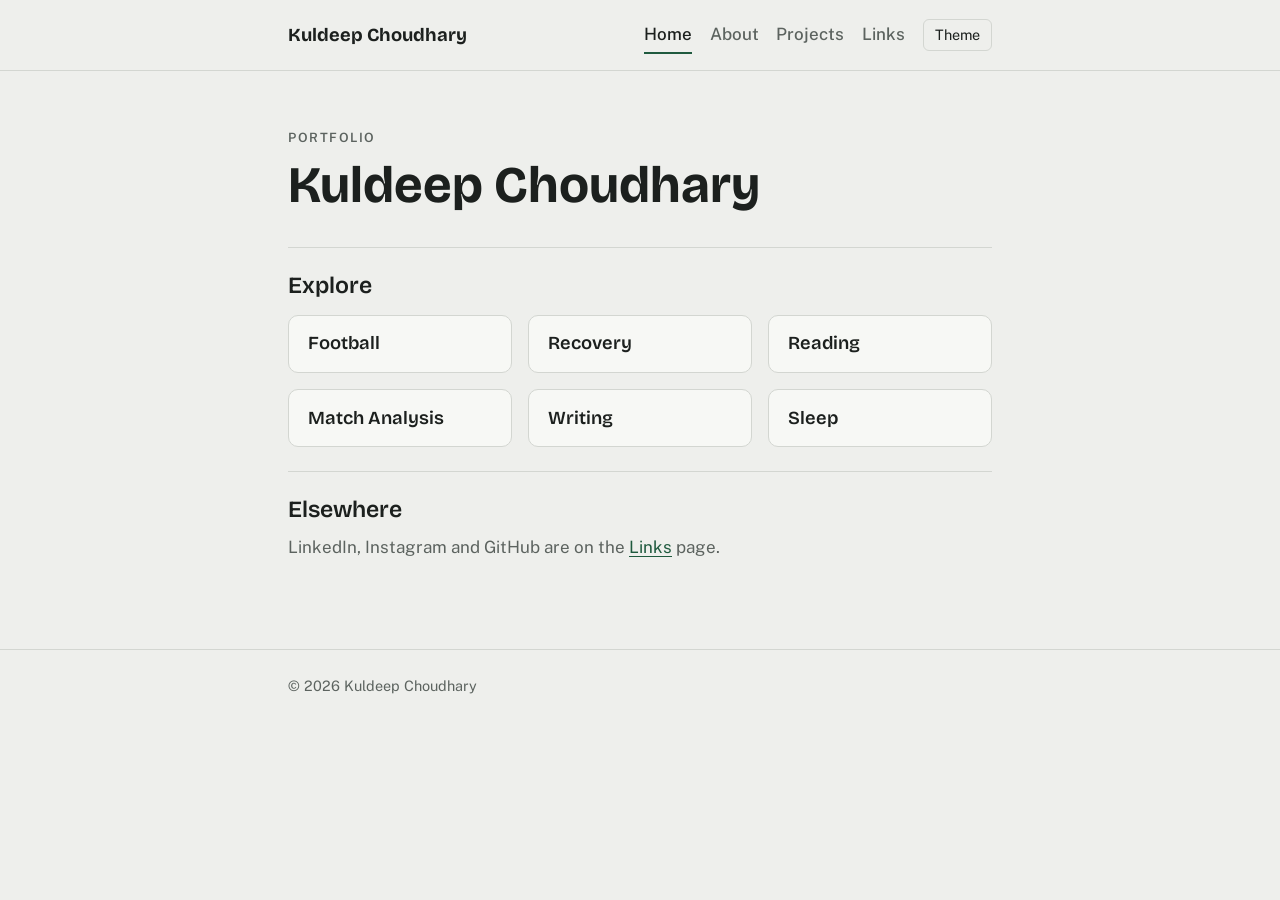
<file: index.html>
<!doctype html>
<html lang="en">
<head>
<meta charset="utf-8">
<meta name="viewport" content="width=device-width, initial-scale=1">
<title>Kuldeep Choudhary</title>
<meta name="description" content="Portfolio of Kuldeep Choudhary.">
<link rel="preconnect" href="https://fonts.googleapis.com"><link rel="preconnect" href="https://fonts.gstatic.com" crossorigin><link rel="stylesheet" href="https://fonts.googleapis.com/css2?family=Bricolage+Grotesque:opsz,wght@12..96,600;12..96,700&family=Public+Sans:wght@400;500;600&display=swap">
<link rel="stylesheet" href="style.css">
<script>try{var t=localStorage.getItem("theme");if(t)document.documentElement.setAttribute("data-theme",t)}catch(e){}</script>
</head>
<body>
<header class="site-header">
  <div class="wrap bar">
    <a class="brand" href="index.html">Kuldeep Choudhary</a>
    <nav class="nav" aria-label="Main">
      <a href="index.html" aria-current="page">Home</a>
      <a href="about.html">About</a>
      <a href="projects.html">Projects</a>
      <a href="links.html">Links</a>
      <button class="theme-btn" id="theme-btn" type="button" aria-label="Switch light or dark theme">Theme</button>
    </nav>
  </div>
</header>
<main class="wrap">

<section class="hero">
  <p class="eyebrow">Portfolio</p>
  <h1>Kuldeep Choudhary</h1>
</section>
<section class="block">
  <h2>Explore</h2>
  <div class="cards">
    <a class="card" href="projects/football.html"><h3>Football</h3></a>
    <a class="card" href="recovery.html"><h3>Recovery</h3></a>
    <a class="card" href="projects/reading.html"><h3>Reading</h3></a>
    <a class="card" href="projects/match-analysis.html"><h3>Match Analysis</h3></a>
    <a class="card" href="projects/writing.html"><h3>Writing</h3></a>
    <a class="card" href="sleep.html"><h3>Sleep</h3></a>
  </div>
</section>
<section class="block">
  <h2>Elsewhere</h2>
  <p class="muted">LinkedIn, Instagram and GitHub are on the <a href="links.html">Links</a> page.</p>
</section>

</main>
<footer class="site-footer">
  <div class="wrap"><p>&copy; 2026 Kuldeep Choudhary</p></div>
</footer>
<script src="script.js"></script>
</body>
</html>
</file>
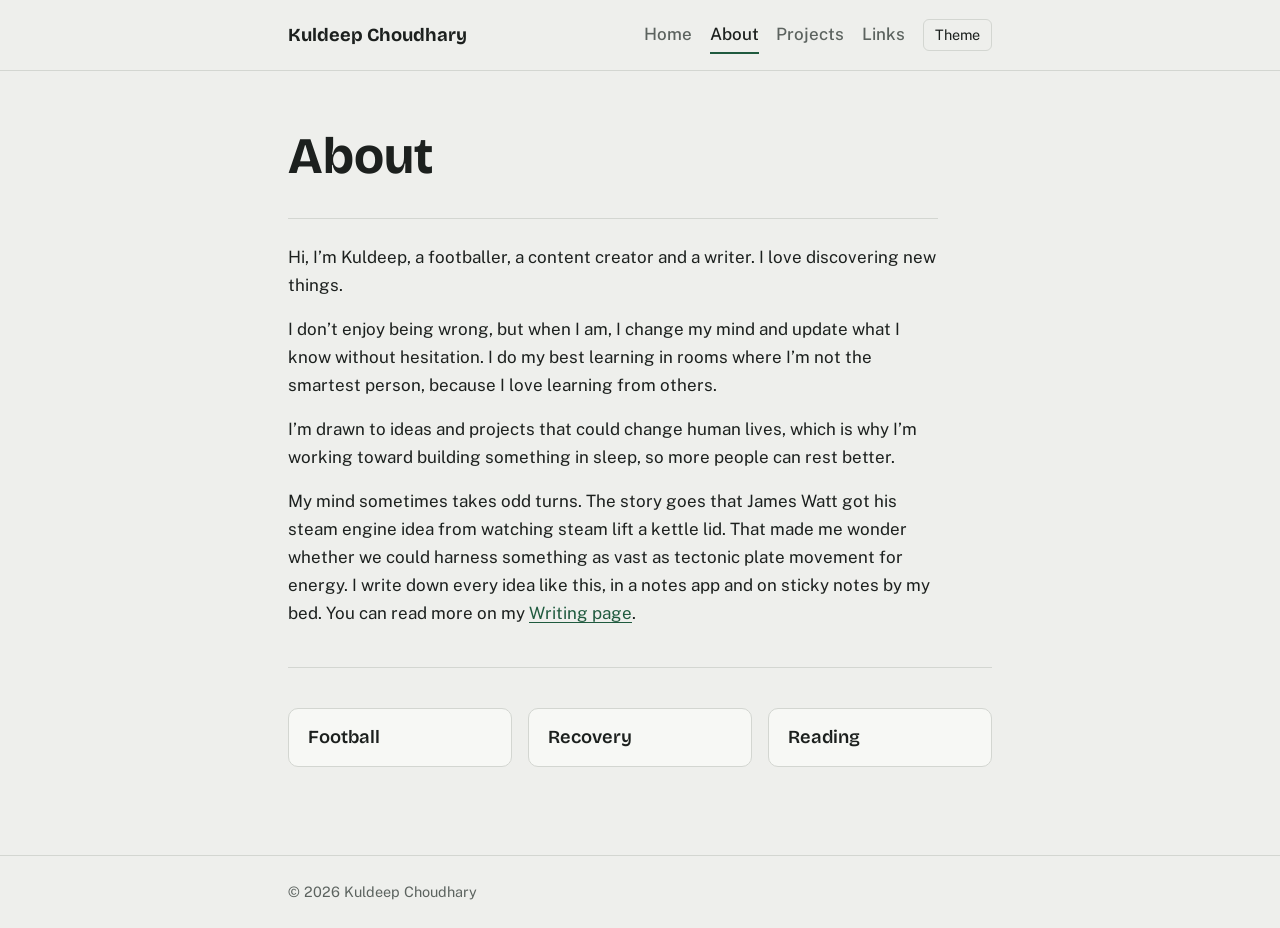
<file: about.html>
<!doctype html>
<html lang="en">
<head>
<meta charset="utf-8">
<meta name="viewport" content="width=device-width, initial-scale=1">
<title>About | Kuldeep Choudhary</title>
<meta name="description" content="Portfolio of Kuldeep Choudhary.">
<link rel="preconnect" href="https://fonts.googleapis.com"><link rel="preconnect" href="https://fonts.gstatic.com" crossorigin><link rel="stylesheet" href="https://fonts.googleapis.com/css2?family=Bricolage+Grotesque:opsz,wght@12..96,600;12..96,700&family=Public+Sans:wght@400;500;600&display=swap">
<link rel="stylesheet" href="style.css">
<script>try{var t=localStorage.getItem("theme");if(t)document.documentElement.setAttribute("data-theme",t)}catch(e){}</script>
</head>
<body>
<header class="site-header">
  <div class="wrap bar">
    <a class="brand" href="index.html">Kuldeep Choudhary</a>
    <nav class="nav" aria-label="Main">
      <a href="index.html">Home</a>
      <a href="about.html" aria-current="page">About</a>
      <a href="projects.html">Projects</a>
      <a href="links.html">Links</a>
      <button class="theme-btn" id="theme-btn" type="button" aria-label="Switch light or dark theme">Theme</button>
    </nav>
  </div>
</header>
<main class="wrap">

<section class="hero">
  <h1>About</h1>
</section>
<section class="block prose">
<p>Hi, I’m Kuldeep, a footballer, a content creator and a writer. I love discovering new things.</p>
<p>I don’t enjoy being wrong, but when I am, I change my mind and update what I know without hesitation. I do my best learning in rooms where I’m not the smartest person, because I love learning from others.</p>
<p>I’m drawn to ideas and projects that could change human lives, which is why I’m working toward building something in sleep, so more people can rest better.</p>
<p>My mind sometimes takes odd turns. The story goes that James Watt got his steam engine idea from watching steam lift a kettle lid. That made me wonder whether we could harness something as vast as tectonic plate movement for energy. I write down every idea like this, in a notes app and on sticky notes by my bed. You can read more on my <a href="projects/writing.html">Writing page</a>.</p>
</section>
<section class="block">
  <div class="cards">
    <a class="card" href="projects/football.html"><h3>Football</h3></a>
    <a class="card" href="recovery.html"><h3>Recovery</h3></a>
    <a class="card" href="projects/reading.html"><h3>Reading</h3></a>
  </div>
</section>

</main>
<footer class="site-footer">
  <div class="wrap"><p>&copy; 2026 Kuldeep Choudhary</p></div>
</footer>
<script src="script.js"></script>
</body>
</html>
</file>
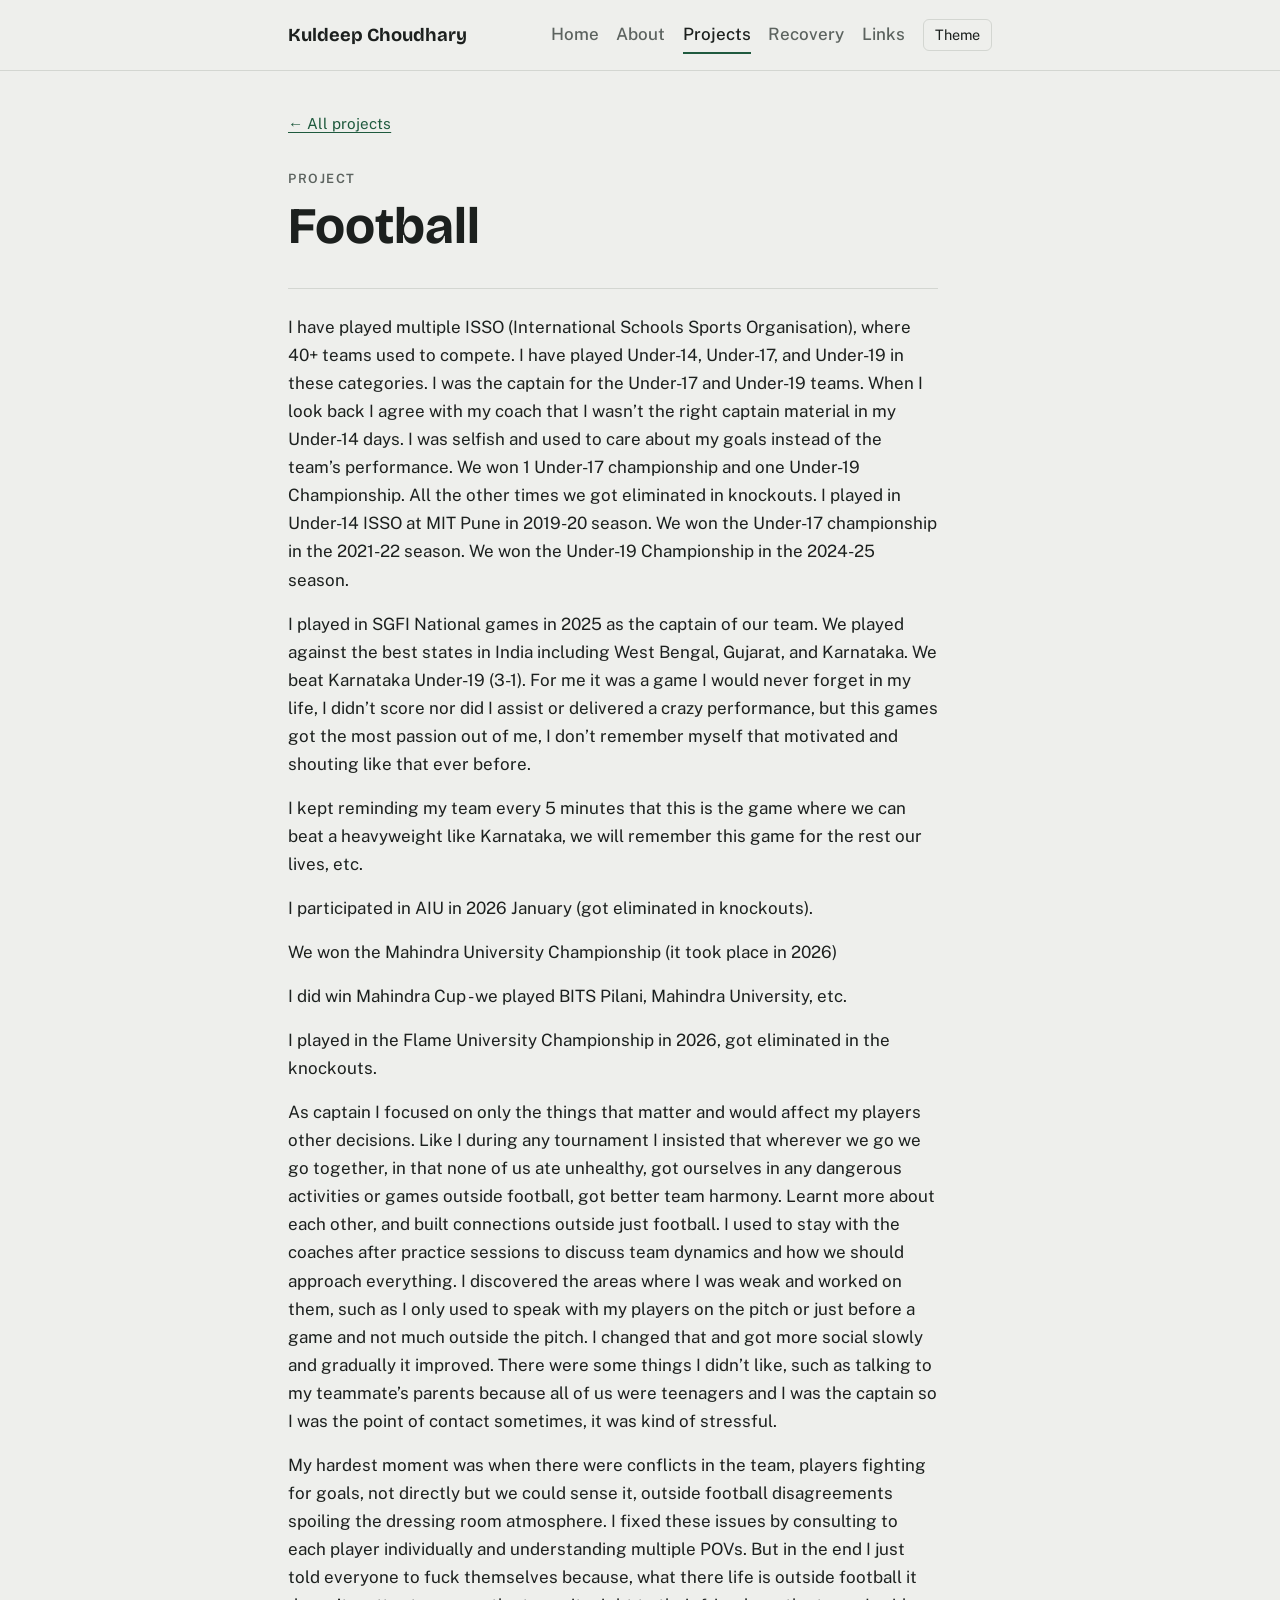
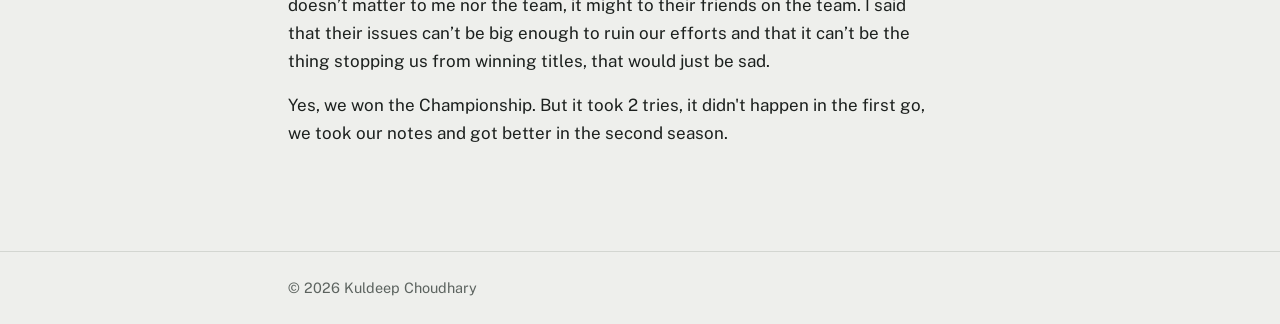
<file: football.html>
<!doctype html>
<html lang="en">
<head>
<meta charset="utf-8">
<meta name="viewport" content="width=device-width, initial-scale=1">
<title>Football | Kuldeep Choudhary</title>
<meta name="description" content="Portfolio of Kuldeep Choudhary.">
<link rel="preconnect" href="https://fonts.googleapis.com"><link rel="preconnect" href="https://fonts.gstatic.com" crossorigin><link rel="stylesheet" href="https://fonts.googleapis.com/css2?family=Bricolage+Grotesque:opsz,wght@12..96,600;12..96,700&family=Public+Sans:wght@400;500;600&display=swap">
<link rel="stylesheet" href="../style.css">
<script>try{var t=localStorage.getItem("theme");if(t)document.documentElement.setAttribute("data-theme",t)}catch(e){}</script>
</head>
<body>
<header class="site-header">
  <div class="wrap bar">
    <a class="brand" href="../index.html">Kuldeep Choudhary</a>
    <nav class="nav" aria-label="Main">
      <a href="../index.html">Home</a>
      <a href="../about.html">About</a>
      <a href="../projects.html" aria-current="page">Projects</a>
      <a href="../recovery.html">Recovery</a>
      <a href="../links.html">Links</a>
      <button class="theme-btn" id="theme-btn" type="button" aria-label="Switch light or dark theme">Theme</button>
    </nav>
  </div>
</header>
<main class="wrap">

<p class="back"><a href="../projects.html">&larr; All projects</a></p>
<section class="hero">
  <p class="eyebrow">Project</p>
  <h1>Football</h1>
</section>
<section class="block prose">
<p>I have played multiple ISSO (International Schools Sports Organisation), where 40+ teams used to compete. I have played Under-14, Under-17, and Under-19 in these categories. I was the captain for the Under-17 and Under-19 teams. When I look back I agree with my coach that I wasn’t the right captain material in my Under-14 days. I was selfish and used to care about my goals instead of the team’s performance. We won 1 Under-17 championship and one Under-19 Championship. All the other times we got eliminated in knockouts. I played in Under-14 ISSO at MIT Pune in 2019-20 season. We won the Under-17 championship in the 2021-22 season. We won the Under-19 Championship in the 2024-25 season.</p>
<p>I played in SGFI National games in 2025 as the captain of our team. We played against the best states in India including West Bengal, Gujarat, and Karnataka. We beat Karnataka Under-19 (3-1). For me it was a game I would never forget in my life, I didn’t score nor did I assist or delivered a crazy performance, but this games got the most passion out of me, I don’t remember myself that motivated and shouting like that ever before.</p>
<p>I kept reminding my team every 5 minutes that this is the game where we can beat a heavyweight like Karnataka, we will remember this game for the rest our lives, etc.</p>
<p>I participated in AIU in 2026 January (got eliminated in knockouts).</p>
<p>We won the Mahindra University Championship (it took place in 2026)</p>
<p>I did win Mahindra Cup - we played BITS Pilani, Mahindra University, etc.</p>
<p>I played in the Flame University Championship in 2026, got eliminated in the knockouts.</p>
<p>As captain I focused on only the things that matter and would affect my players other decisions. Like I during any tournament I insisted that wherever we go we go together, in that none of us ate unhealthy, got ourselves in any dangerous activities or games outside football, got better team harmony. Learnt more about each other, and built connections outside just football. I used to stay with the coaches after practice sessions to discuss team dynamics and how we should approach everything. I discovered the areas where I was weak and worked on them, such as I only used to speak with my players on the pitch or just before a game and not much outside the pitch. I changed that and got more social slowly and gradually it improved. There were some things I didn’t like, such as talking to my teammate’s parents because all of us were teenagers and I was the captain so I was the point of contact sometimes, it was kind of stressful.</p>
<p>My hardest moment was when there were conflicts in the team, players fighting for goals, not directly but we could sense it, outside football disagreements spoiling the dressing room atmosphere. I fixed these issues by consulting to each player individually and understanding multiple POVs. But in the end I just told everyone to fuck themselves because, what there life is outside football it doesn’t matter to me nor the team, it might to their friends on the team. I said that their issues can’t be big enough to ruin our efforts and that it can’t be the thing stopping us from winning titles, that would just be sad.</p>
<p>Yes, we won the Championship. But it took 2 tries, it didn't happen in the first go, we took our notes and got better in the second season.</p>
</section>

</main>
<footer class="site-footer">
  <div class="wrap"><p>&copy; 2026 Kuldeep Choudhary</p></div>
</footer>
<script src="../script.js"></script>
</body>
</html>
</file>
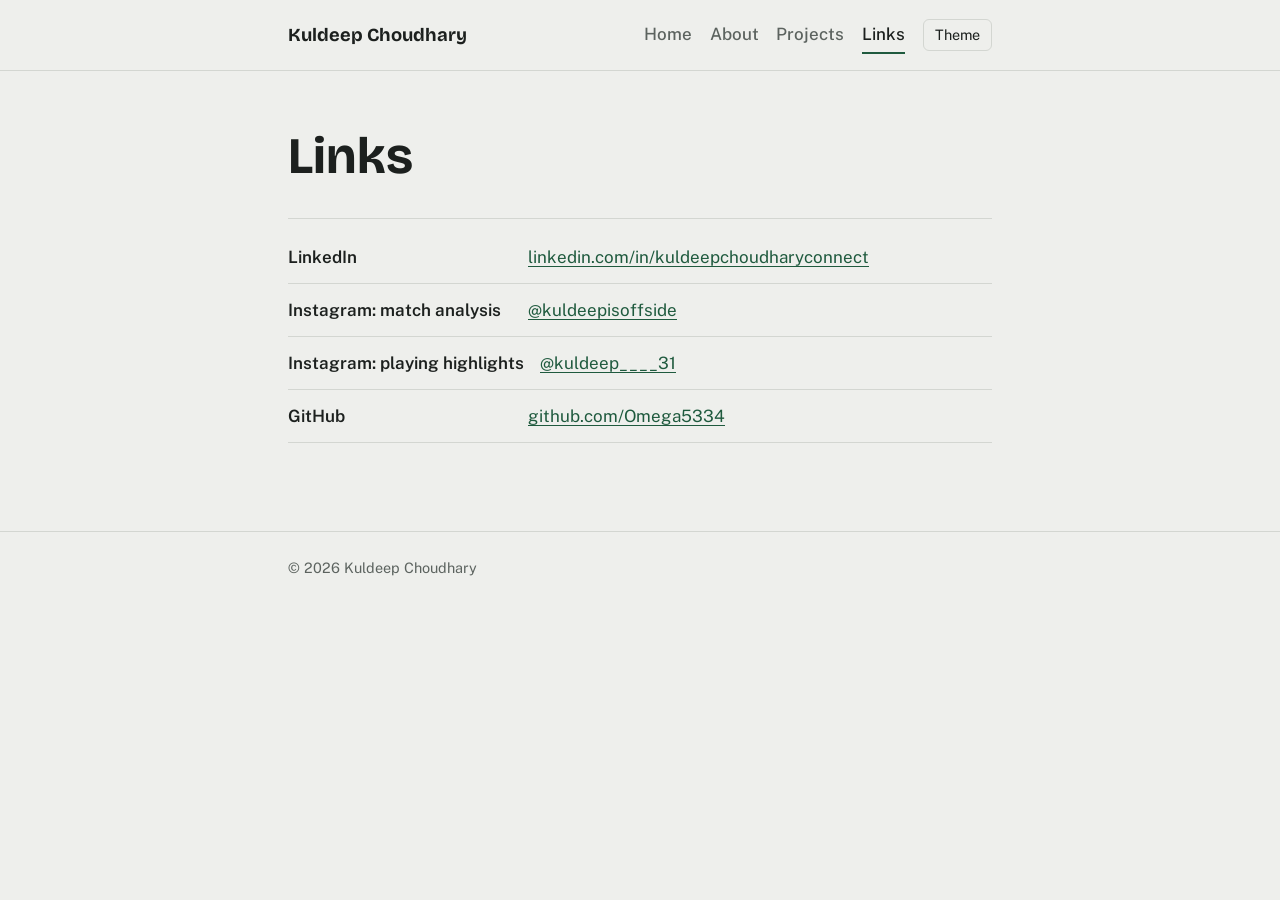
<file: links.html>
<!doctype html>
<html lang="en">
<head>
<meta charset="utf-8">
<meta name="viewport" content="width=device-width, initial-scale=1">
<title>Links | Kuldeep Choudhary</title>
<meta name="description" content="Portfolio of Kuldeep Choudhary.">
<link rel="preconnect" href="https://fonts.googleapis.com"><link rel="preconnect" href="https://fonts.gstatic.com" crossorigin><link rel="stylesheet" href="https://fonts.googleapis.com/css2?family=Bricolage+Grotesque:opsz,wght@12..96,600;12..96,700&family=Public+Sans:wght@400;500;600&display=swap">
<link rel="stylesheet" href="style.css">
<script>try{var t=localStorage.getItem("theme");if(t)document.documentElement.setAttribute("data-theme",t)}catch(e){}</script>
</head>
<body>
<header class="site-header">
  <div class="wrap bar">
    <a class="brand" href="index.html">Kuldeep Choudhary</a>
    <nav class="nav" aria-label="Main">
      <a href="index.html">Home</a>
      <a href="about.html">About</a>
      <a href="projects.html">Projects</a>
      <a href="links.html" aria-current="page">Links</a>
      <button class="theme-btn" id="theme-btn" type="button" aria-label="Switch light or dark theme">Theme</button>
    </nav>
  </div>
</header>
<main class="wrap">

<section class="hero">
  <h1>Links</h1>
</section>
<section class="block">
  <ul class="link-list">
    <li><span class="link-label">LinkedIn</span><a href="https://www.linkedin.com/in/kuldeepchoudharyconnect/" rel="noopener">linkedin.com/in/kuldeepchoudharyconnect</a></li>
    <li><span class="link-label">Instagram: match analysis</span><a href="https://www.instagram.com/kuldeepisoffside/" rel="noopener">@kuldeepisoffside</a></li>
    <li><span class="link-label">Instagram: playing highlights</span><a href="https://www.instagram.com/kuldeep____31/" rel="noopener">@kuldeep____31</a></li>
    <li><span class="link-label">GitHub</span><a href="https://github.com/Omega5334" rel="noopener">github.com/Omega5334</a></li>
  </ul>
</section>

</main>
<footer class="site-footer">
  <div class="wrap"><p>&copy; 2026 Kuldeep Choudhary</p></div>
</footer>
<script src="script.js"></script>
</body>
</html>
</file>
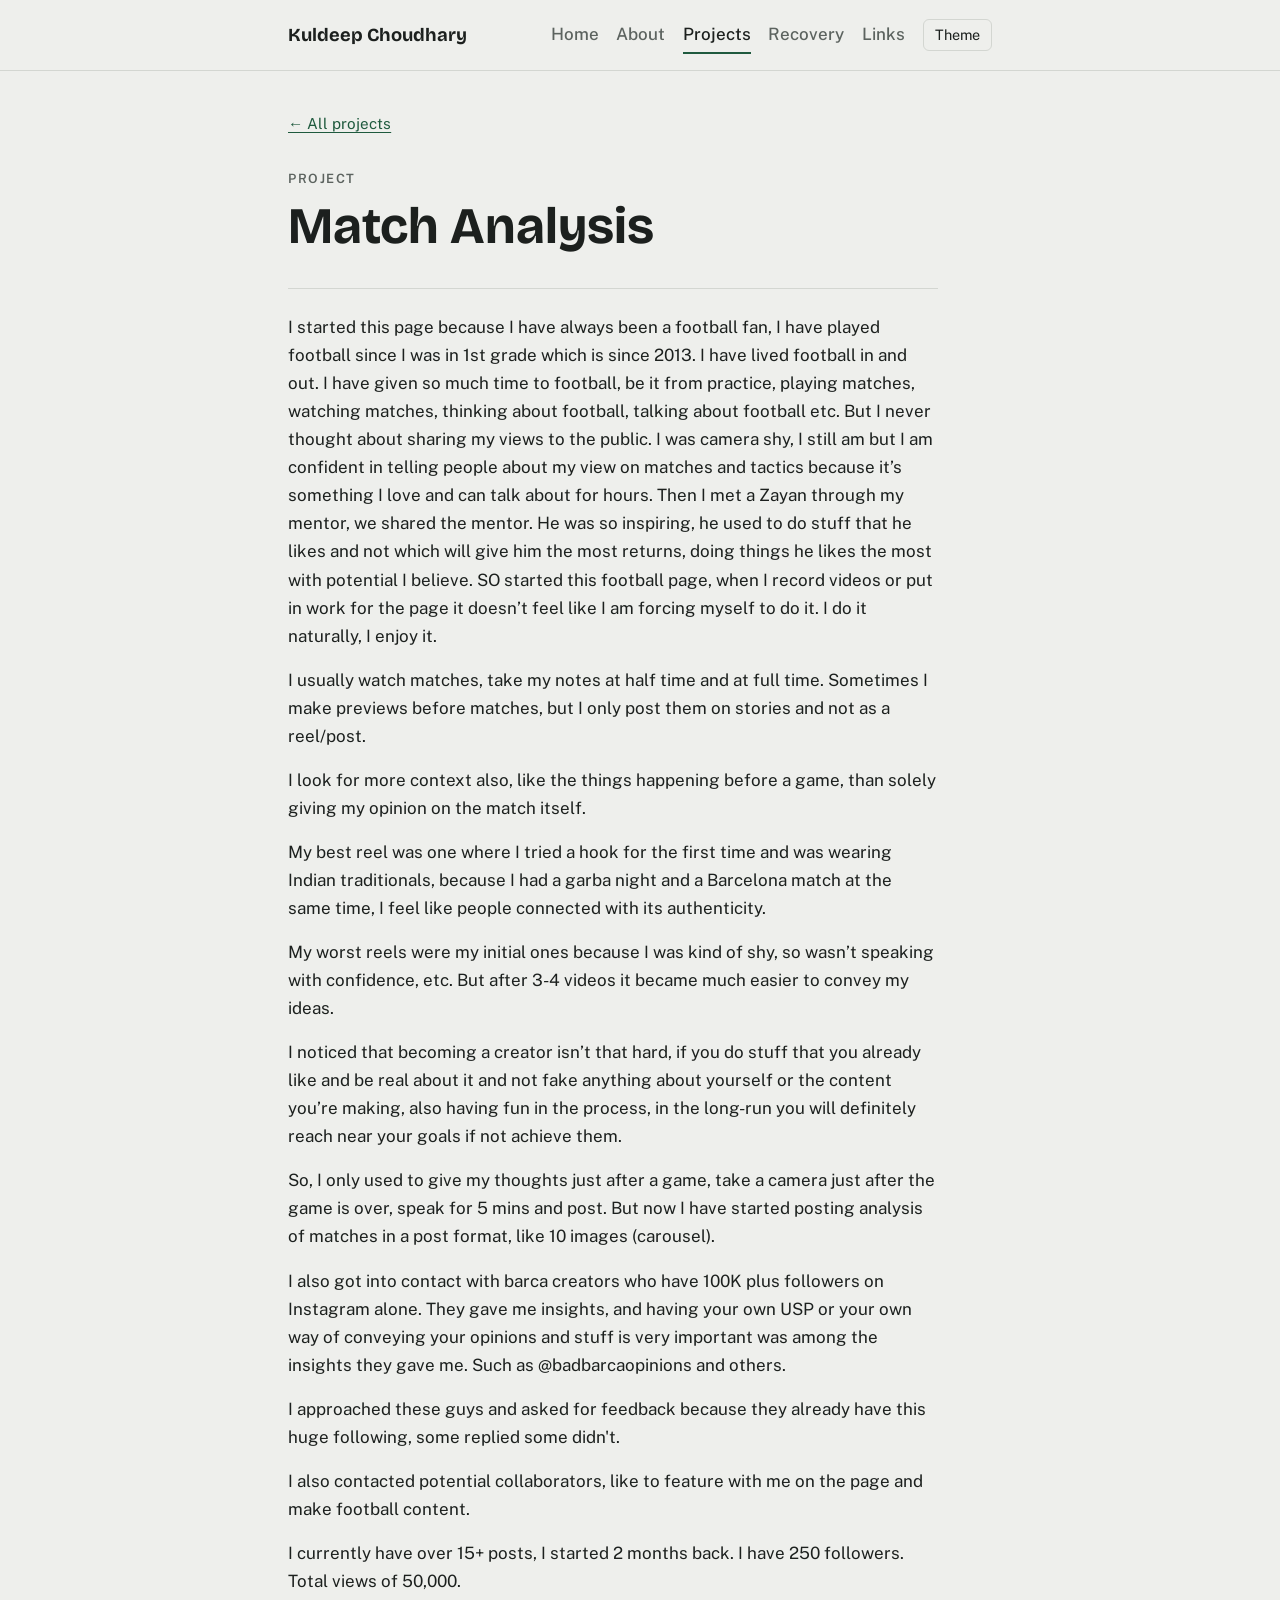
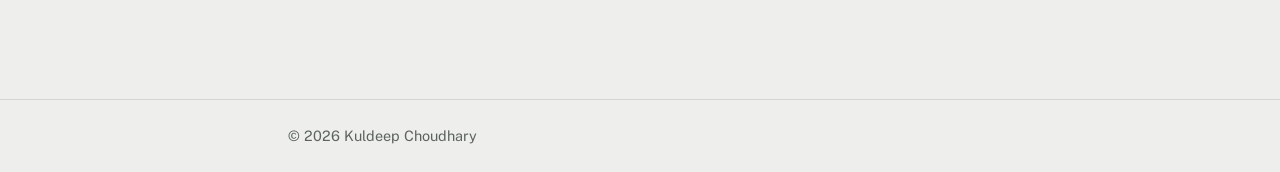
<file: match-analysis.html>
<!doctype html>
<html lang="en">
<head>
<meta charset="utf-8">
<meta name="viewport" content="width=device-width, initial-scale=1">
<title>Match Analysis | Kuldeep Choudhary</title>
<meta name="description" content="Portfolio of Kuldeep Choudhary.">
<link rel="preconnect" href="https://fonts.googleapis.com"><link rel="preconnect" href="https://fonts.gstatic.com" crossorigin><link rel="stylesheet" href="https://fonts.googleapis.com/css2?family=Bricolage+Grotesque:opsz,wght@12..96,600;12..96,700&family=Public+Sans:wght@400;500;600&display=swap">
<link rel="stylesheet" href="../style.css">
<script>try{var t=localStorage.getItem("theme");if(t)document.documentElement.setAttribute("data-theme",t)}catch(e){}</script>
</head>
<body>
<header class="site-header">
  <div class="wrap bar">
    <a class="brand" href="../index.html">Kuldeep Choudhary</a>
    <nav class="nav" aria-label="Main">
      <a href="../index.html">Home</a>
      <a href="../about.html">About</a>
      <a href="../projects.html" aria-current="page">Projects</a>
      <a href="../recovery.html">Recovery</a>
      <a href="../links.html">Links</a>
      <button class="theme-btn" id="theme-btn" type="button" aria-label="Switch light or dark theme">Theme</button>
    </nav>
  </div>
</header>
<main class="wrap">

<p class="back"><a href="../projects.html">&larr; All projects</a></p>
<section class="hero">
  <p class="eyebrow">Project</p>
  <h1>Match Analysis</h1>
</section>
<section class="block prose">
<p>I started this page because I have always been a football fan, I have played football since I was in 1st grade which is since 2013. I have lived football in and out. I have given so much time to football, be it from practice, playing matches, watching matches, thinking about football, talking about football etc. But I never thought about sharing my views to the public. I was camera shy, I still am but I am confident in telling people about my view on matches and tactics because it’s something I love and can talk about for hours. Then I met a Zayan through my mentor, we shared the mentor. He was so inspiring, he used to do stuff that he likes and not which will give him the most returns, doing things he likes the most with potential I believe. SO started this football page, when I record videos or put in work for the page it doesn’t feel like I am forcing myself to do it. I do it naturally, I enjoy it.</p>
<p>I usually watch matches, take my notes at half time and at full time. Sometimes I make previews before matches, but I only post them on stories and not as a reel/post.</p>
<p>I look for more context also, like the things happening before a game, than solely giving my opinion on the match itself.</p>
<p>My best reel was one where I tried a hook for the first time and was wearing Indian traditionals, because I had a garba night and a Barcelona match at the same time, I feel like people connected with its authenticity.</p>
<p>My worst reels were my initial ones because I was kind of shy, so wasn’t speaking with confidence, etc. But after 3-4 videos it became much easier to convey my ideas.</p>
<p>I noticed that becoming a creator isn’t that hard, if you do stuff that you already like and be real about it and not fake anything about yourself or the content you’re making, also having fun in the process, in the long-run you will definitely reach near your goals if not achieve them.</p>
<p>So, I only used to give my thoughts just after a game, take a camera just after the game is over, speak for 5 mins and post. But now I have started posting analysis of matches in a post format, like 10 images (carousel).</p>
<p>I also got into contact with barca creators who have 100K plus followers on Instagram alone. They gave me insights, and having your own USP or your own way of conveying your opinions and stuff is very important was among the insights they gave me. Such as @badbarcaopinions and others.</p>
<p>I approached these guys and asked for feedback because they already have this huge following, some replied some didn't.</p>
<p>I also contacted potential collaborators, like to feature with me on the page and make football content.</p>
<p>I currently have over 15+ posts, I started 2 months back. I have 250 followers. Total views of 50,000.</p>
</section>

</main>
<footer class="site-footer">
  <div class="wrap"><p>&copy; 2026 Kuldeep Choudhary</p></div>
</footer>
<script src="../script.js"></script>
</body>
</html>
</file>
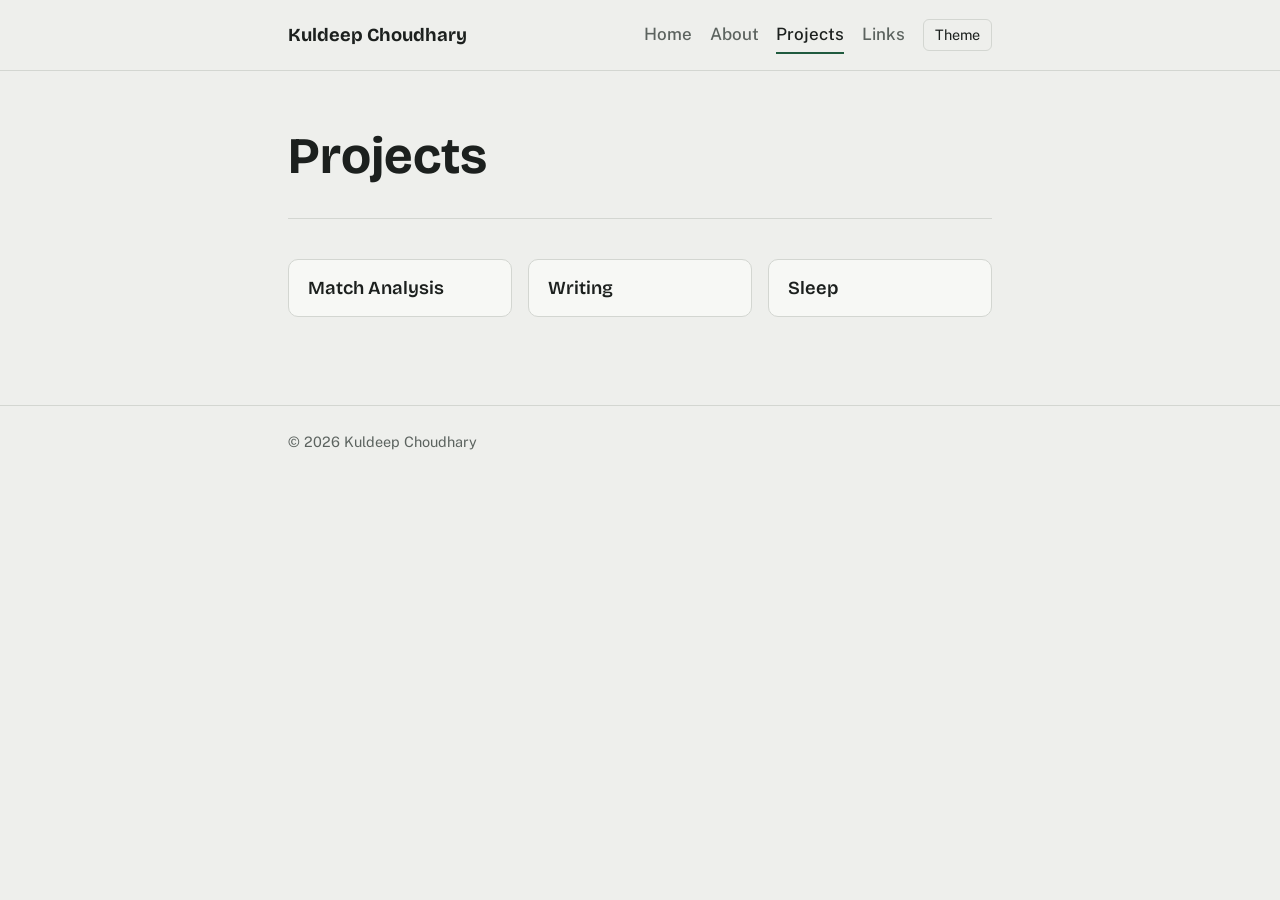
<file: projects.html>
<!doctype html>
<html lang="en">
<head>
<meta charset="utf-8">
<meta name="viewport" content="width=device-width, initial-scale=1">
<title>Projects | Kuldeep Choudhary</title>
<meta name="description" content="Portfolio of Kuldeep Choudhary.">
<link rel="preconnect" href="https://fonts.googleapis.com"><link rel="preconnect" href="https://fonts.gstatic.com" crossorigin><link rel="stylesheet" href="https://fonts.googleapis.com/css2?family=Bricolage+Grotesque:opsz,wght@12..96,600;12..96,700&family=Public+Sans:wght@400;500;600&display=swap">
<link rel="stylesheet" href="style.css">
<script>try{var t=localStorage.getItem("theme");if(t)document.documentElement.setAttribute("data-theme",t)}catch(e){}</script>
</head>
<body>
<header class="site-header">
  <div class="wrap bar">
    <a class="brand" href="index.html">Kuldeep Choudhary</a>
    <nav class="nav" aria-label="Main">
      <a href="index.html">Home</a>
      <a href="about.html">About</a>
      <a href="projects.html" aria-current="page">Projects</a>
      <a href="links.html">Links</a>
      <button class="theme-btn" id="theme-btn" type="button" aria-label="Switch light or dark theme">Theme</button>
    </nav>
  </div>
</header>
<main class="wrap">

<section class="hero">
  <h1>Projects</h1>
</section>
<section class="block">
  <div class="cards">
    <a class="card" href="projects/match-analysis.html"><h3>Match Analysis</h3></a>
    <a class="card" href="projects/writing.html"><h3>Writing</h3></a>
    <a class="card" href="sleep.html"><h3>Sleep</h3></a>
  </div>
</section>

</main>
<footer class="site-footer">
  <div class="wrap"><p>&copy; 2026 Kuldeep Choudhary</p></div>
</footer>
<script src="script.js"></script>
</body>
</html>
</file>
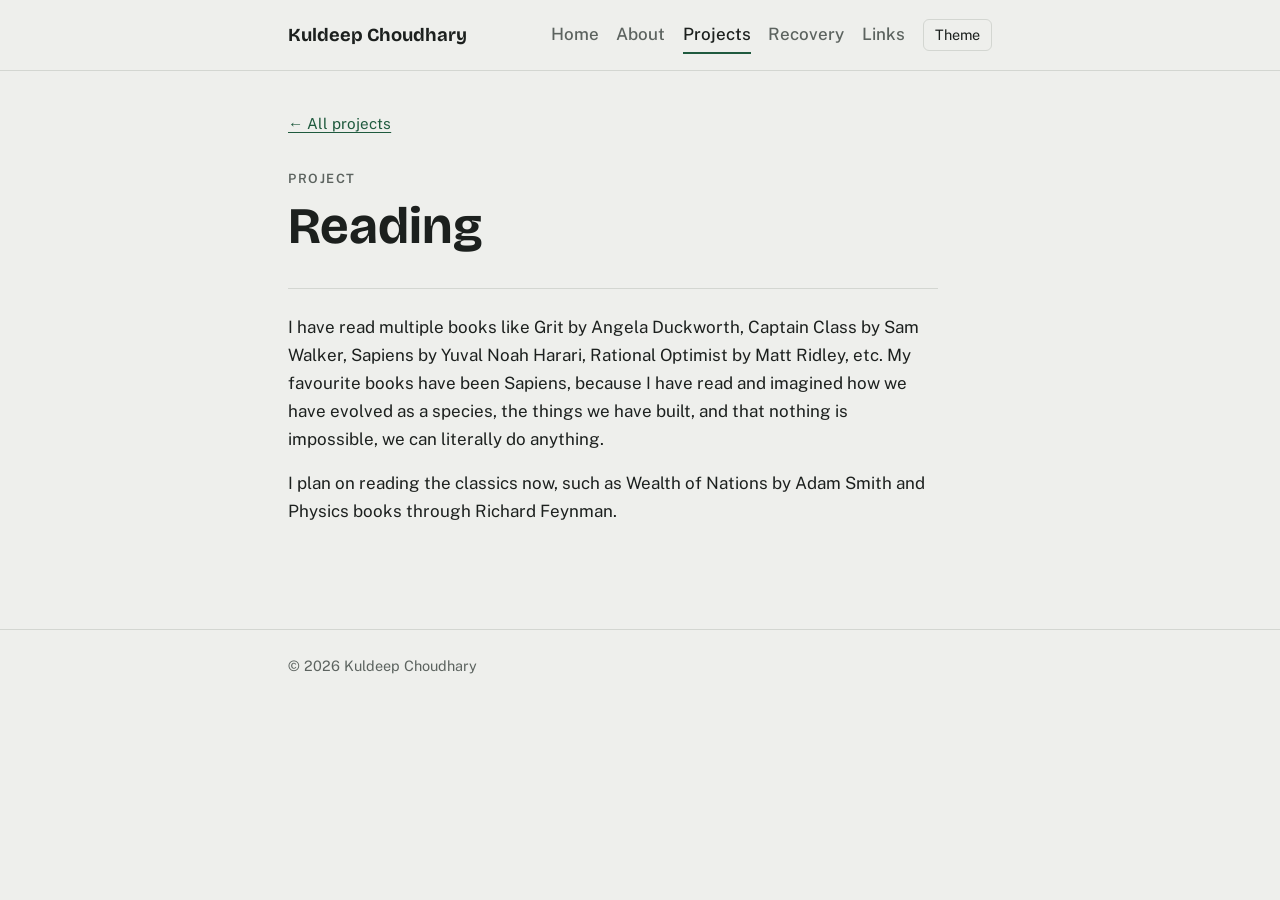
<file: reading.html>
<!doctype html>
<html lang="en">
<head>
<meta charset="utf-8">
<meta name="viewport" content="width=device-width, initial-scale=1">
<title>Reading | Kuldeep Choudhary</title>
<meta name="description" content="Portfolio of Kuldeep Choudhary.">
<link rel="preconnect" href="https://fonts.googleapis.com"><link rel="preconnect" href="https://fonts.gstatic.com" crossorigin><link rel="stylesheet" href="https://fonts.googleapis.com/css2?family=Bricolage+Grotesque:opsz,wght@12..96,600;12..96,700&family=Public+Sans:wght@400;500;600&display=swap">
<link rel="stylesheet" href="../style.css">
<script>try{var t=localStorage.getItem("theme");if(t)document.documentElement.setAttribute("data-theme",t)}catch(e){}</script>
</head>
<body>
<header class="site-header">
  <div class="wrap bar">
    <a class="brand" href="../index.html">Kuldeep Choudhary</a>
    <nav class="nav" aria-label="Main">
      <a href="../index.html">Home</a>
      <a href="../about.html">About</a>
      <a href="../projects.html" aria-current="page">Projects</a>
      <a href="../recovery.html">Recovery</a>
      <a href="../links.html">Links</a>
      <button class="theme-btn" id="theme-btn" type="button" aria-label="Switch light or dark theme">Theme</button>
    </nav>
  </div>
</header>
<main class="wrap">

<p class="back"><a href="../projects.html">&larr; All projects</a></p>
<section class="hero">
  <p class="eyebrow">Project</p>
  <h1>Reading</h1>
</section>
<section class="block prose">
<p>I have read multiple books like Grit by Angela Duckworth, Captain Class by Sam Walker, Sapiens by Yuval Noah Harari, Rational Optimist by Matt Ridley, etc. My favourite books have been Sapiens, because I have read and imagined how we have evolved as a species, the things we have built, and that nothing is impossible, we can literally do anything.</p>
<p>I plan on reading the classics now, such as Wealth of Nations by Adam Smith and Physics books through Richard Feynman.</p>
</section>

</main>
<footer class="site-footer">
  <div class="wrap"><p>&copy; 2026 Kuldeep Choudhary</p></div>
</footer>
<script src="../script.js"></script>
</body>
</html>
</file>
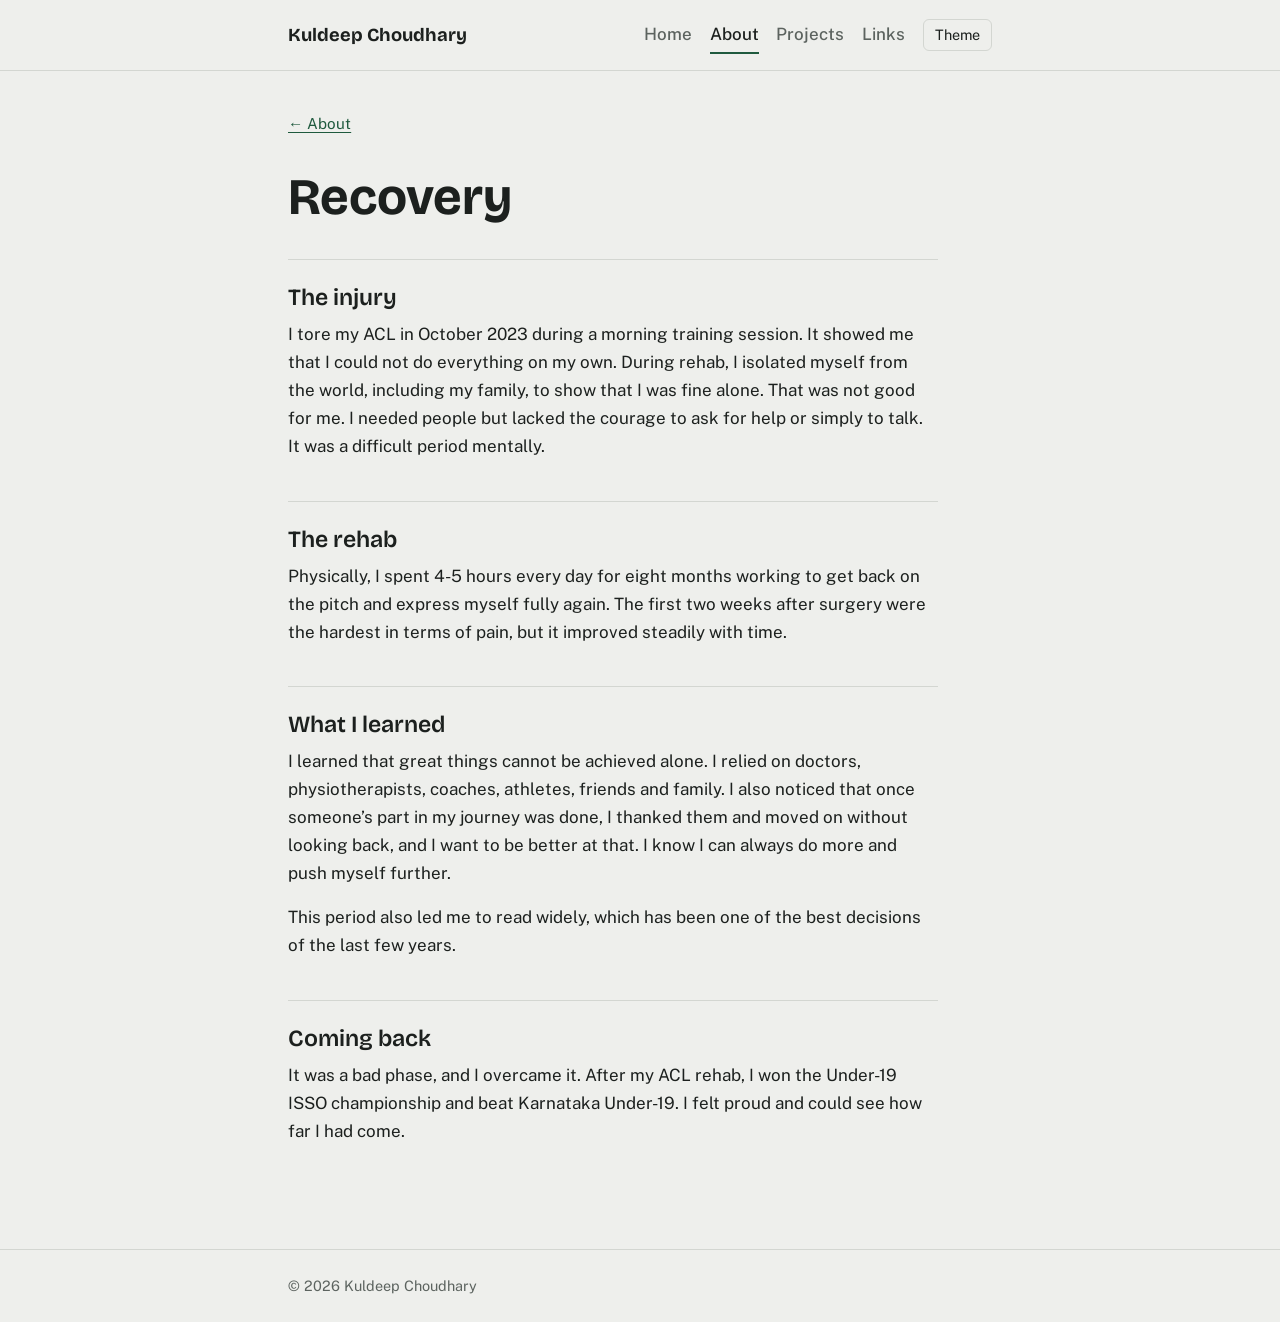
<file: recovery.html>
<!doctype html>
<html lang="en">
<head>
<meta charset="utf-8">
<meta name="viewport" content="width=device-width, initial-scale=1">
<title>Recovery | Kuldeep Choudhary</title>
<meta name="description" content="Portfolio of Kuldeep Choudhary.">
<link rel="preconnect" href="https://fonts.googleapis.com"><link rel="preconnect" href="https://fonts.gstatic.com" crossorigin><link rel="stylesheet" href="https://fonts.googleapis.com/css2?family=Bricolage+Grotesque:opsz,wght@12..96,600;12..96,700&family=Public+Sans:wght@400;500;600&display=swap">
<link rel="stylesheet" href="style.css">
<script>try{var t=localStorage.getItem("theme");if(t)document.documentElement.setAttribute("data-theme",t)}catch(e){}</script>
</head>
<body>
<header class="site-header">
  <div class="wrap bar">
    <a class="brand" href="index.html">Kuldeep Choudhary</a>
    <nav class="nav" aria-label="Main">
      <a href="index.html">Home</a>
      <a href="about.html" aria-current="page">About</a>
      <a href="projects.html">Projects</a>
      <a href="links.html">Links</a>
      <button class="theme-btn" id="theme-btn" type="button" aria-label="Switch light or dark theme">Theme</button>
    </nav>
  </div>
</header>
<main class="wrap">

<p class="back"><a href="about.html">&larr; About</a></p>
<section class="hero">
  <h1>Recovery</h1>
</section>
<section class="block prose">
  <h2>The injury</h2>
<p>I tore my ACL in October 2023 during a morning training session. It showed me that I could not do everything on my own. During rehab, I isolated myself from the world, including my family, to show that I was fine alone. That was not good for me. I needed people but lacked the courage to ask for help or simply to talk. It was a difficult period mentally.</p>
</section>
<section class="block prose">
  <h2>The rehab</h2>
<p>Physically, I spent 4-5 hours every day for eight months working to get back on the pitch and express myself fully again. The first two weeks after surgery were the hardest in terms of pain, but it improved steadily with time.</p>
</section>
<section class="block prose">
  <h2>What I learned</h2>
<p>I learned that great things cannot be achieved alone. I relied on doctors, physiotherapists, coaches, athletes, friends and family. I also noticed that once someone’s part in my journey was done, I thanked them and moved on without looking back, and I want to be better at that. I know I can always do more and push myself further.</p>
<p>This period also led me to read widely, which has been one of the best decisions of the last few years.</p>
</section>
<section class="block prose">
  <h2>Coming back</h2>
<p>It was a bad phase, and I overcame it. After my ACL rehab, I won the Under-19 ISSO championship and beat Karnataka Under-19. I felt proud and could see how far I had come.</p>
</section>

</main>
<footer class="site-footer">
  <div class="wrap"><p>&copy; 2026 Kuldeep Choudhary</p></div>
</footer>
<script src="script.js"></script>
</body>
</html>
</file>
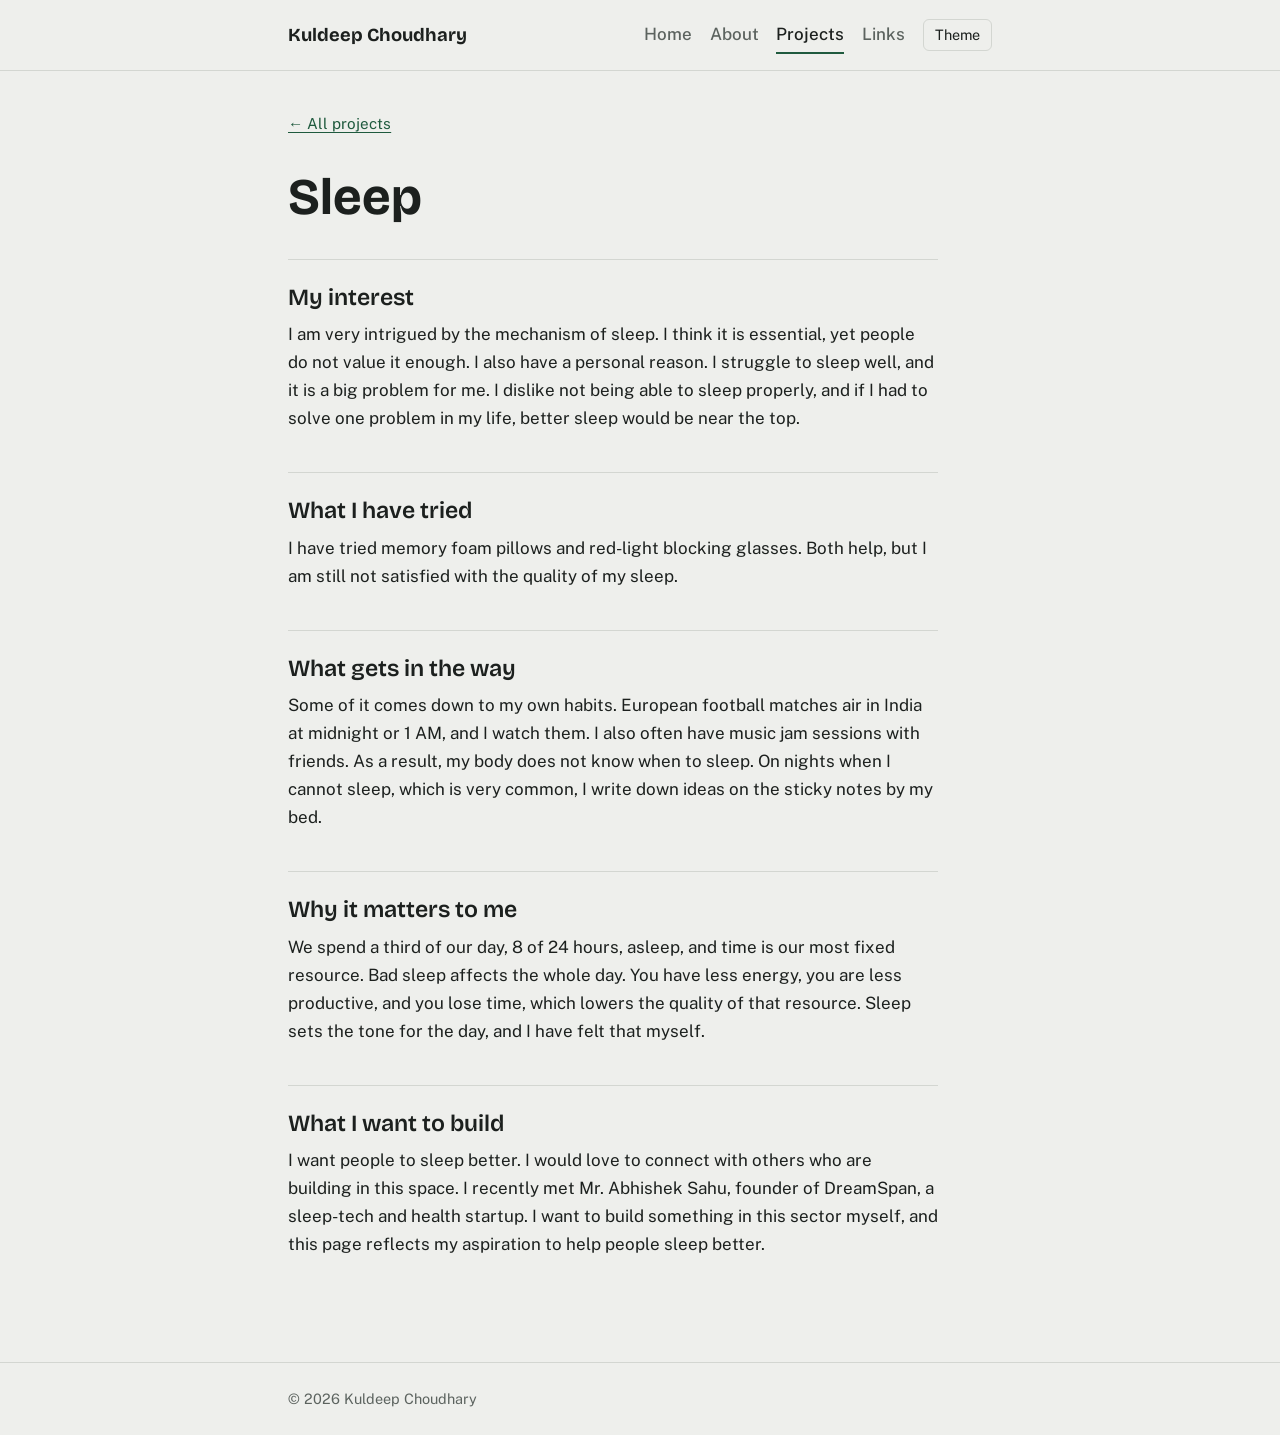
<file: sleep.html>
<!doctype html>
<html lang="en">
<head>
<meta charset="utf-8">
<meta name="viewport" content="width=device-width, initial-scale=1">
<title>Sleep | Kuldeep Choudhary</title>
<meta name="description" content="Portfolio of Kuldeep Choudhary.">
<link rel="preconnect" href="https://fonts.googleapis.com"><link rel="preconnect" href="https://fonts.gstatic.com" crossorigin><link rel="stylesheet" href="https://fonts.googleapis.com/css2?family=Bricolage+Grotesque:opsz,wght@12..96,600;12..96,700&family=Public+Sans:wght@400;500;600&display=swap">
<link rel="stylesheet" href="style.css">
<script>try{var t=localStorage.getItem("theme");if(t)document.documentElement.setAttribute("data-theme",t)}catch(e){}</script>
</head>
<body>
<header class="site-header">
  <div class="wrap bar">
    <a class="brand" href="index.html">Kuldeep Choudhary</a>
    <nav class="nav" aria-label="Main">
      <a href="index.html">Home</a>
      <a href="about.html">About</a>
      <a href="projects.html" aria-current="page">Projects</a>
      <a href="links.html">Links</a>
      <button class="theme-btn" id="theme-btn" type="button" aria-label="Switch light or dark theme">Theme</button>
    </nav>
  </div>
</header>
<main class="wrap">

<p class="back"><a href="projects.html">&larr; All projects</a></p>
<section class="hero">
  <h1>Sleep</h1>
</section>
<section class="block prose">
  <h2>My interest</h2>
<p>I am very intrigued by the mechanism of sleep. I think it is essential, yet people do not value it enough. I also have a personal reason. I struggle to sleep well, and it is a big problem for me. I dislike not being able to sleep properly, and if I had to solve one problem in my life, better sleep would be near the top.</p>
</section>
<section class="block prose">
  <h2>What I have tried</h2>
<p>I have tried memory foam pillows and red-light blocking glasses. Both help, but I am still not satisfied with the quality of my sleep.</p>
</section>
<section class="block prose">
  <h2>What gets in the way</h2>
<p>Some of it comes down to my own habits. European football matches air in India at midnight or 1 AM, and I watch them. I also often have music jam sessions with friends. As a result, my body does not know when to sleep. On nights when I cannot sleep, which is very common, I write down ideas on the sticky notes by my bed.</p>
</section>
<section class="block prose">
  <h2>Why it matters to me</h2>
<p>We spend a third of our day, 8 of 24 hours, asleep, and time is our most fixed resource. Bad sleep affects the whole day. You have less energy, you are less productive, and you lose time, which lowers the quality of that resource. Sleep sets the tone for the day, and I have felt that myself.</p>
</section>
<section class="block prose">
  <h2>What I want to build</h2>
<p>I want people to sleep better. I would love to connect with others who are building in this space. I recently met Mr. Abhishek Sahu, founder of DreamSpan, a sleep-tech and health startup. I want to build something in this sector myself, and this page reflects my aspiration to help people sleep better.</p>
</section>

</main>
<footer class="site-footer">
  <div class="wrap"><p>&copy; 2026 Kuldeep Choudhary</p></div>
</footer>
<script src="script.js"></script>
</body>
</html>
</file>
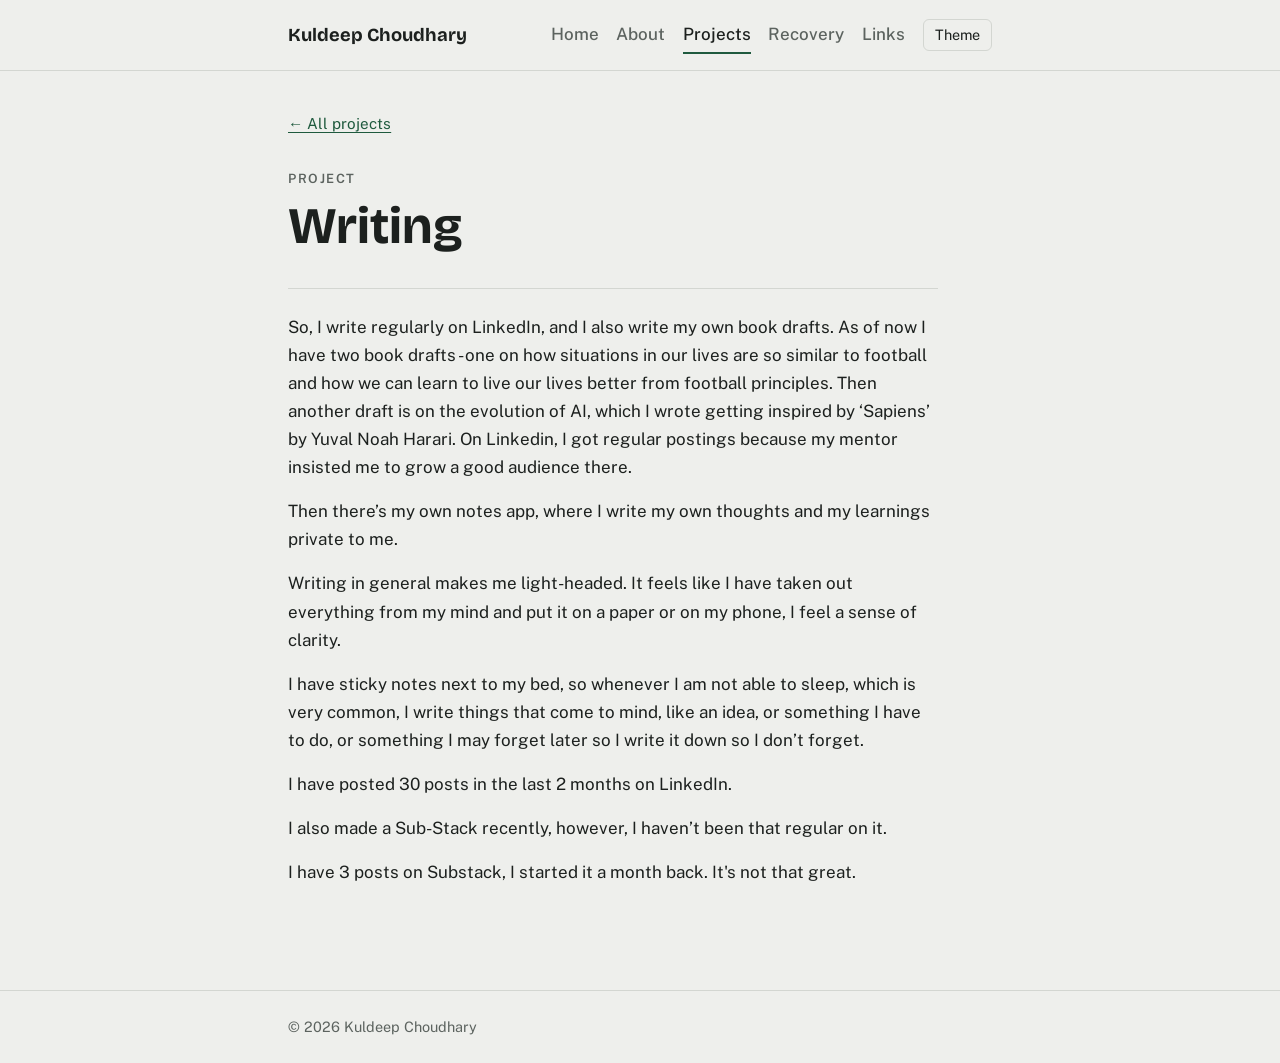
<file: writing.html>
<!doctype html>
<html lang="en">
<head>
<meta charset="utf-8">
<meta name="viewport" content="width=device-width, initial-scale=1">
<title>Writing | Kuldeep Choudhary</title>
<meta name="description" content="Portfolio of Kuldeep Choudhary.">
<link rel="preconnect" href="https://fonts.googleapis.com"><link rel="preconnect" href="https://fonts.gstatic.com" crossorigin><link rel="stylesheet" href="https://fonts.googleapis.com/css2?family=Bricolage+Grotesque:opsz,wght@12..96,600;12..96,700&family=Public+Sans:wght@400;500;600&display=swap">
<link rel="stylesheet" href="../style.css">
<script>try{var t=localStorage.getItem("theme");if(t)document.documentElement.setAttribute("data-theme",t)}catch(e){}</script>
</head>
<body>
<header class="site-header">
  <div class="wrap bar">
    <a class="brand" href="../index.html">Kuldeep Choudhary</a>
    <nav class="nav" aria-label="Main">
      <a href="../index.html">Home</a>
      <a href="../about.html">About</a>
      <a href="../projects.html" aria-current="page">Projects</a>
      <a href="../recovery.html">Recovery</a>
      <a href="../links.html">Links</a>
      <button class="theme-btn" id="theme-btn" type="button" aria-label="Switch light or dark theme">Theme</button>
    </nav>
  </div>
</header>
<main class="wrap">

<p class="back"><a href="../projects.html">&larr; All projects</a></p>
<section class="hero">
  <p class="eyebrow">Project</p>
  <h1>Writing</h1>
</section>
<section class="block prose">
<p>So, I write regularly on LinkedIn, and I also write my own book drafts. As of now I have two book drafts - one on how situations in our lives are so similar to football and how we can learn to live our lives better from football principles. Then another draft is on the evolution of AI, which I wrote getting inspired by ‘Sapiens’ by Yuval Noah Harari. On Linkedin, I got regular postings because my mentor insisted me to grow a good audience there.</p>
<p>Then there’s my own notes app, where I write my own thoughts and my learnings private to me.</p>
<p>Writing in general makes me light-headed. It feels like I have taken out everything from my mind and put it on a paper or on my phone, I feel a sense of clarity.</p>
<p>I have sticky notes next to my bed, so whenever I am not able to sleep, which is very common, I write things that come to mind, like an idea, or something I have to do, or something I may forget later so I write it down so I don’t forget.</p>
<p>I have posted 30 posts in the last 2 months on LinkedIn.</p>
<p>I also made a Sub-Stack recently, however, I haven’t been that regular on it.</p>
<p>I have 3 posts on Substack, I started it a month back. It's not that great.</p>
</section>

</main>
<footer class="site-footer">
  <div class="wrap"><p>&copy; 2026 Kuldeep Choudhary</p></div>
</footer>
<script src="../script.js"></script>
</body>
</html>
</file>
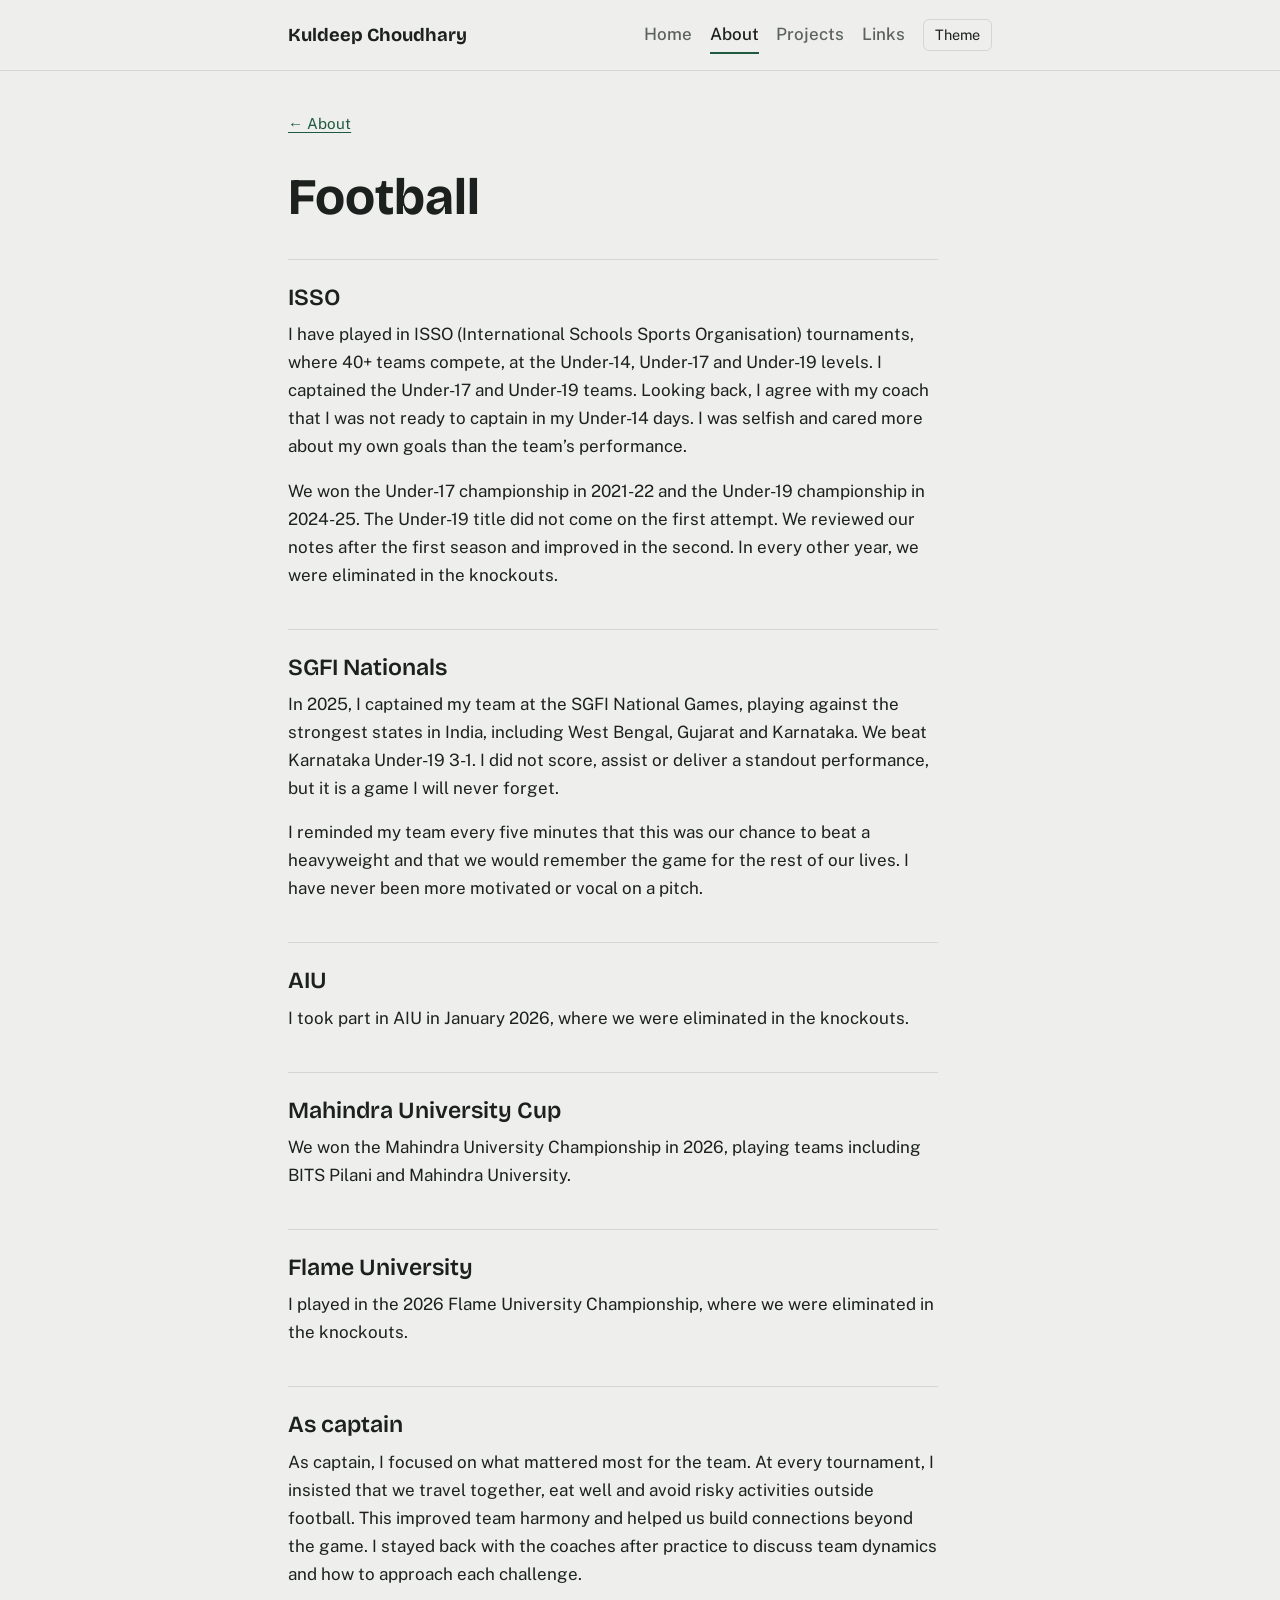
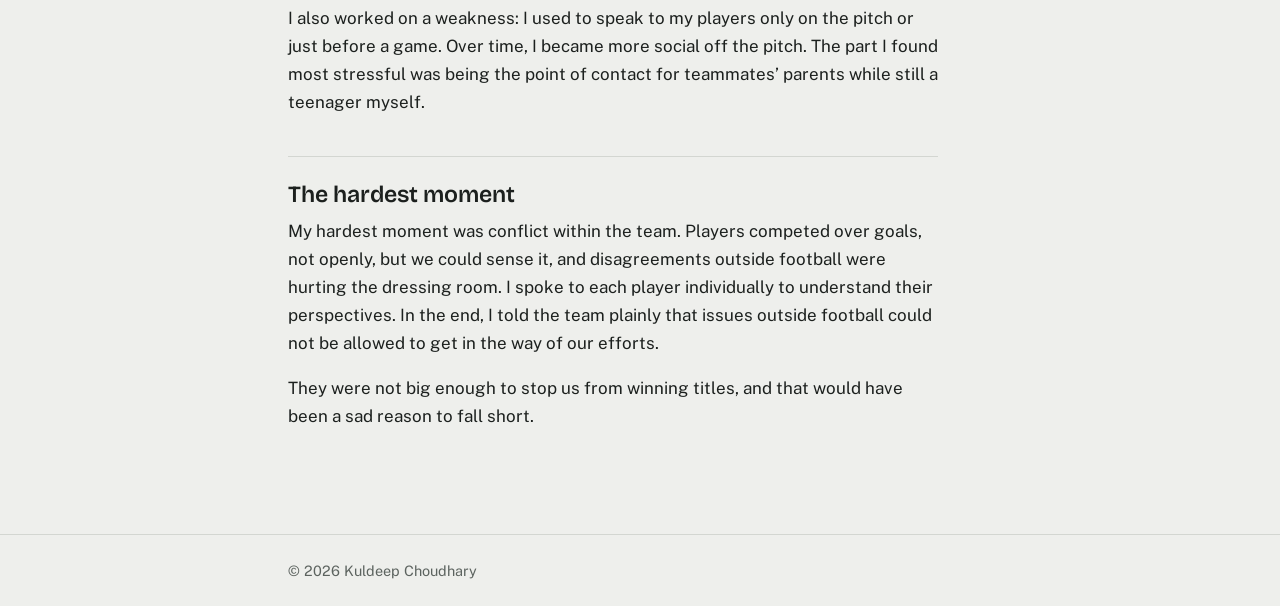
<file: projects/football.html>
<!doctype html>
<html lang="en">
<head>
<meta charset="utf-8">
<meta name="viewport" content="width=device-width, initial-scale=1">
<title>Football | Kuldeep Choudhary</title>
<meta name="description" content="Portfolio of Kuldeep Choudhary.">
<link rel="preconnect" href="https://fonts.googleapis.com"><link rel="preconnect" href="https://fonts.gstatic.com" crossorigin><link rel="stylesheet" href="https://fonts.googleapis.com/css2?family=Bricolage+Grotesque:opsz,wght@12..96,600;12..96,700&family=Public+Sans:wght@400;500;600&display=swap">
<link rel="stylesheet" href="../style.css">
<script>try{var t=localStorage.getItem("theme");if(t)document.documentElement.setAttribute("data-theme",t)}catch(e){}</script>
</head>
<body>
<header class="site-header">
  <div class="wrap bar">
    <a class="brand" href="../index.html">Kuldeep Choudhary</a>
    <nav class="nav" aria-label="Main">
      <a href="../index.html">Home</a>
      <a href="../about.html" aria-current="page">About</a>
      <a href="../projects.html">Projects</a>
      <a href="../links.html">Links</a>
      <button class="theme-btn" id="theme-btn" type="button" aria-label="Switch light or dark theme">Theme</button>
    </nav>
  </div>
</header>
<main class="wrap">

<p class="back"><a href="../about.html">&larr; About</a></p>
<section class="hero">
  <h1>Football</h1>
</section>
<section class="block prose">
  <h2>ISSO</h2>
<p>I have played in ISSO (International Schools Sports Organisation) tournaments, where 40+ teams compete, at the Under-14, Under-17 and Under-19 levels. I captained the Under-17 and Under-19 teams. Looking back, I agree with my coach that I was not ready to captain in my Under-14 days. I was selfish and cared more about my own goals than the team’s performance.</p>
<p>We won the Under-17 championship in 2021-22 and the Under-19 championship in 2024-25. The Under-19 title did not come on the first attempt. We reviewed our notes after the first season and improved in the second. In every other year, we were eliminated in the knockouts.</p>
</section>
<section class="block prose">
  <h2>SGFI Nationals</h2>
<p>In 2025, I captained my team at the SGFI National Games, playing against the strongest states in India, including West Bengal, Gujarat and Karnataka. We beat Karnataka Under-19 3-1. I did not score, assist or deliver a standout performance, but it is a game I will never forget.</p>
<p>I reminded my team every five minutes that this was our chance to beat a heavyweight and that we would remember the game for the rest of our lives. I have never been more motivated or vocal on a pitch.</p>
</section>
<section class="block prose">
  <h2>AIU</h2>
<p>I took part in AIU in January 2026, where we were eliminated in the knockouts.</p>
</section>
<section class="block prose">
  <h2>Mahindra University Cup</h2>
<p>We won the Mahindra University Championship in 2026, playing teams including BITS Pilani and Mahindra University.</p>
</section>
<section class="block prose">
  <h2>Flame University</h2>
<p>I played in the 2026 Flame University Championship, where we were eliminated in the knockouts.</p>
</section>
<section class="block prose">
  <h2>As captain</h2>
<p>As captain, I focused on what mattered most for the team. At every tournament, I insisted that we travel together, eat well and avoid risky activities outside football. This improved team harmony and helped us build connections beyond the game. I stayed back with the coaches after practice to discuss team dynamics and how to approach each challenge.</p>
<p>I also worked on a weakness: I used to speak to my players only on the pitch or just before a game. Over time, I became more social off the pitch. The part I found most stressful was being the point of contact for teammates’ parents while still a teenager myself.</p>
</section>
<section class="block prose">
  <h2>The hardest moment</h2>
<p>My hardest moment was conflict within the team. Players competed over goals, not openly, but we could sense it, and disagreements outside football were hurting the dressing room. I spoke to each player individually to understand their perspectives. In the end, I told the team plainly that issues outside football could not be allowed to get in the way of our efforts.</p>
<p>They were not big enough to stop us from winning titles, and that would have been a sad reason to fall short.</p>
</section>

</main>
<footer class="site-footer">
  <div class="wrap"><p>&copy; 2026 Kuldeep Choudhary</p></div>
</footer>
<script src="../script.js"></script>
</body>
</html>
</file>
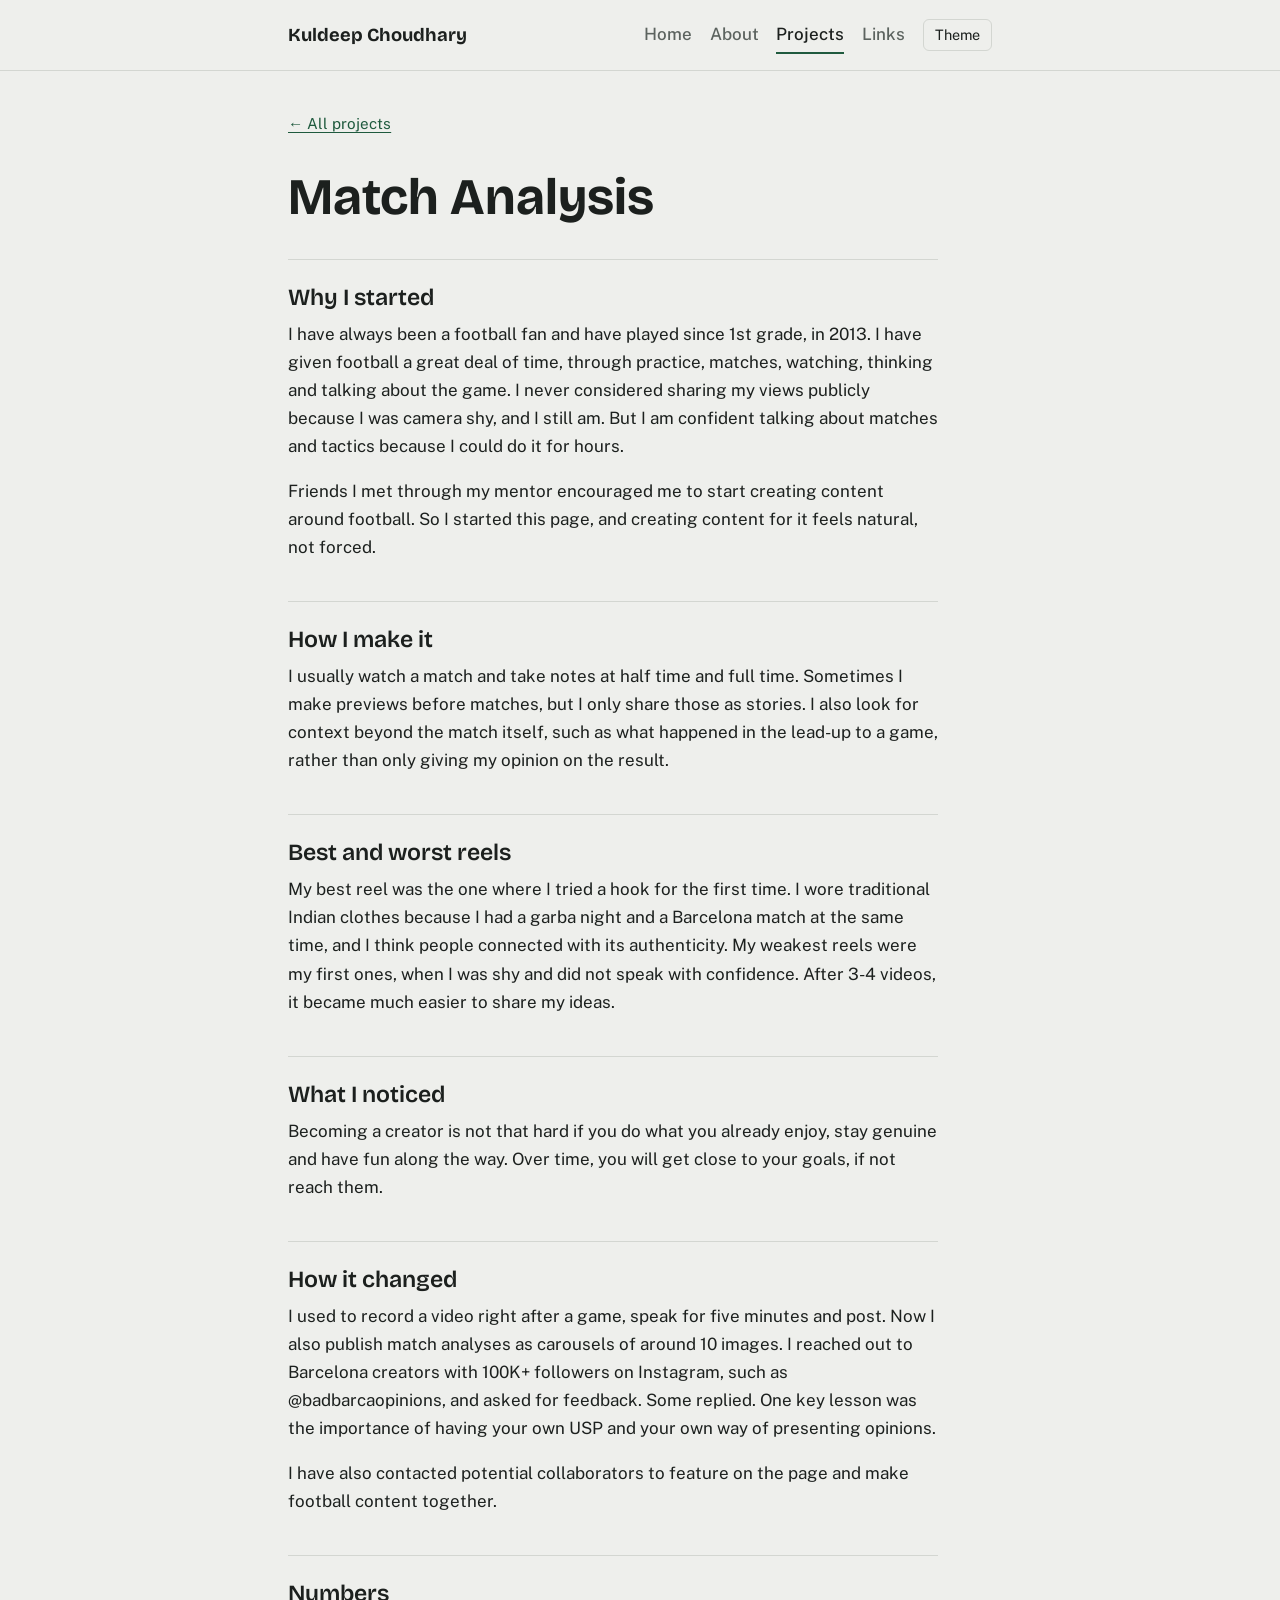
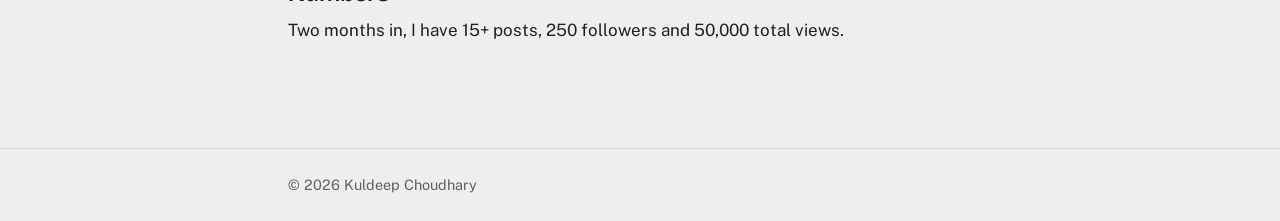
<file: projects/match-analysis.html>
<!doctype html>
<html lang="en">
<head>
<meta charset="utf-8">
<meta name="viewport" content="width=device-width, initial-scale=1">
<title>Match Analysis | Kuldeep Choudhary</title>
<meta name="description" content="Portfolio of Kuldeep Choudhary.">
<link rel="preconnect" href="https://fonts.googleapis.com"><link rel="preconnect" href="https://fonts.gstatic.com" crossorigin><link rel="stylesheet" href="https://fonts.googleapis.com/css2?family=Bricolage+Grotesque:opsz,wght@12..96,600;12..96,700&family=Public+Sans:wght@400;500;600&display=swap">
<link rel="stylesheet" href="../style.css">
<script>try{var t=localStorage.getItem("theme");if(t)document.documentElement.setAttribute("data-theme",t)}catch(e){}</script>
</head>
<body>
<header class="site-header">
  <div class="wrap bar">
    <a class="brand" href="../index.html">Kuldeep Choudhary</a>
    <nav class="nav" aria-label="Main">
      <a href="../index.html">Home</a>
      <a href="../about.html">About</a>
      <a href="../projects.html" aria-current="page">Projects</a>
      <a href="../links.html">Links</a>
      <button class="theme-btn" id="theme-btn" type="button" aria-label="Switch light or dark theme">Theme</button>
    </nav>
  </div>
</header>
<main class="wrap">

<p class="back"><a href="../projects.html">&larr; All projects</a></p>
<section class="hero">
  <h1>Match Analysis</h1>
</section>
<section class="block prose">
  <h2>Why I started</h2>
<p>I have always been a football fan and have played since 1st grade, in 2013. I have given football a great deal of time, through practice, matches, watching, thinking and talking about the game. I never considered sharing my views publicly because I was camera shy, and I still am. But I am confident talking about matches and tactics because I could do it for hours.</p>
<p>Friends I met through my mentor encouraged me to start creating content around football. So I started this page, and creating content for it feels natural, not forced.</p>
</section>
<section class="block prose">
  <h2>How I make it</h2>
<p>I usually watch a match and take notes at half time and full time. Sometimes I make previews before matches, but I only share those as stories. I also look for context beyond the match itself, such as what happened in the lead-up to a game, rather than only giving my opinion on the result.</p>
</section>
<section class="block prose">
  <h2>Best and worst reels</h2>
<p>My best reel was the one where I tried a hook for the first time. I wore traditional Indian clothes because I had a garba night and a Barcelona match at the same time, and I think people connected with its authenticity. My weakest reels were my first ones, when I was shy and did not speak with confidence. After 3-4 videos, it became much easier to share my ideas.</p>
</section>
<section class="block prose">
  <h2>What I noticed</h2>
<p>Becoming a creator is not that hard if you do what you already enjoy, stay genuine and have fun along the way. Over time, you will get close to your goals, if not reach them.</p>
</section>
<section class="block prose">
  <h2>How it changed</h2>
<p>I used to record a video right after a game, speak for five minutes and post. Now I also publish match analyses as carousels of around 10 images. I reached out to Barcelona creators with 100K+ followers on Instagram, such as @badbarcaopinions, and asked for feedback. Some replied. One key lesson was the importance of having your own USP and your own way of presenting opinions.</p>
<p>I have also contacted potential collaborators to feature on the page and make football content together.</p>
</section>
<section class="block prose">
  <h2>Numbers</h2>
<p>Two months in, I have 15+ posts, 250 followers and 50,000 total views.</p>
</section>

</main>
<footer class="site-footer">
  <div class="wrap"><p>&copy; 2026 Kuldeep Choudhary</p></div>
</footer>
<script src="../script.js"></script>
</body>
</html>
</file>
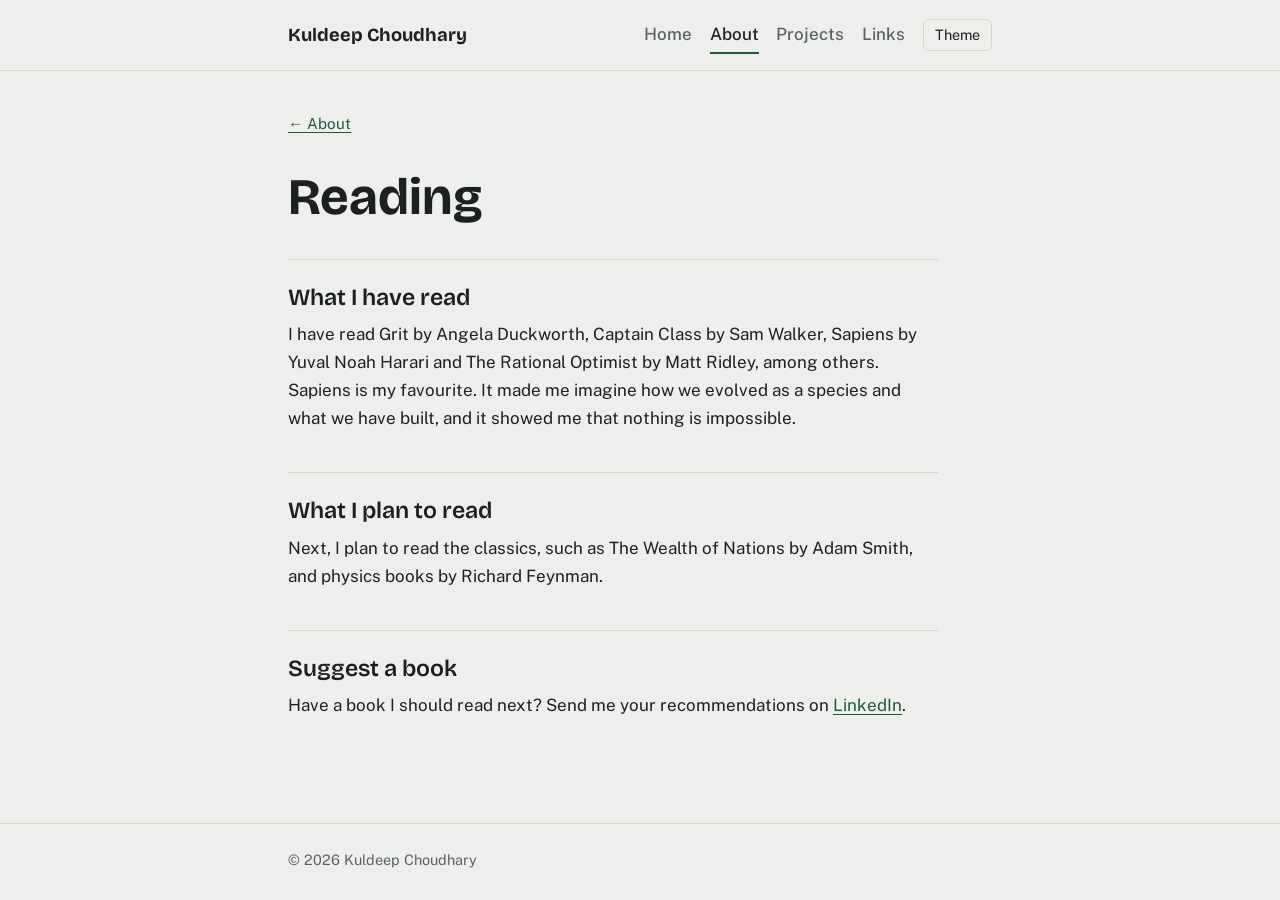
<file: projects/reading.html>
<!doctype html>
<html lang="en">
<head>
<meta charset="utf-8">
<meta name="viewport" content="width=device-width, initial-scale=1">
<title>Reading | Kuldeep Choudhary</title>
<meta name="description" content="Portfolio of Kuldeep Choudhary.">
<link rel="preconnect" href="https://fonts.googleapis.com"><link rel="preconnect" href="https://fonts.gstatic.com" crossorigin><link rel="stylesheet" href="https://fonts.googleapis.com/css2?family=Bricolage+Grotesque:opsz,wght@12..96,600;12..96,700&family=Public+Sans:wght@400;500;600&display=swap">
<link rel="stylesheet" href="../style.css">
<script>try{var t=localStorage.getItem("theme");if(t)document.documentElement.setAttribute("data-theme",t)}catch(e){}</script>
</head>
<body>
<header class="site-header">
  <div class="wrap bar">
    <a class="brand" href="../index.html">Kuldeep Choudhary</a>
    <nav class="nav" aria-label="Main">
      <a href="../index.html">Home</a>
      <a href="../about.html" aria-current="page">About</a>
      <a href="../projects.html">Projects</a>
      <a href="../links.html">Links</a>
      <button class="theme-btn" id="theme-btn" type="button" aria-label="Switch light or dark theme">Theme</button>
    </nav>
  </div>
</header>
<main class="wrap">

<p class="back"><a href="../about.html">&larr; About</a></p>
<section class="hero">
  <h1>Reading</h1>
</section>
<section class="block prose">
  <h2>What I have read</h2>
<p>I have read Grit by Angela Duckworth, Captain Class by Sam Walker, Sapiens by Yuval Noah Harari and The Rational Optimist by Matt Ridley, among others. Sapiens is my favourite. It made me imagine how we evolved as a species and what we have built, and it showed me that nothing is impossible.</p>
</section>
<section class="block prose">
  <h2>What I plan to read</h2>
<p>Next, I plan to read the classics, such as The Wealth of Nations by Adam Smith, and physics books by Richard Feynman.</p>
</section>
<section class="block prose">
  <h2>Suggest a book</h2>
<p>Have a book I should read next? Send me your recommendations on <a href="https://www.linkedin.com/in/kuldeepchoudharyconnect/" rel="noopener">LinkedIn</a>.</p>
</section>

</main>
<footer class="site-footer">
  <div class="wrap"><p>&copy; 2026 Kuldeep Choudhary</p></div>
</footer>
<script src="../script.js"></script>
</body>
</html>
</file>
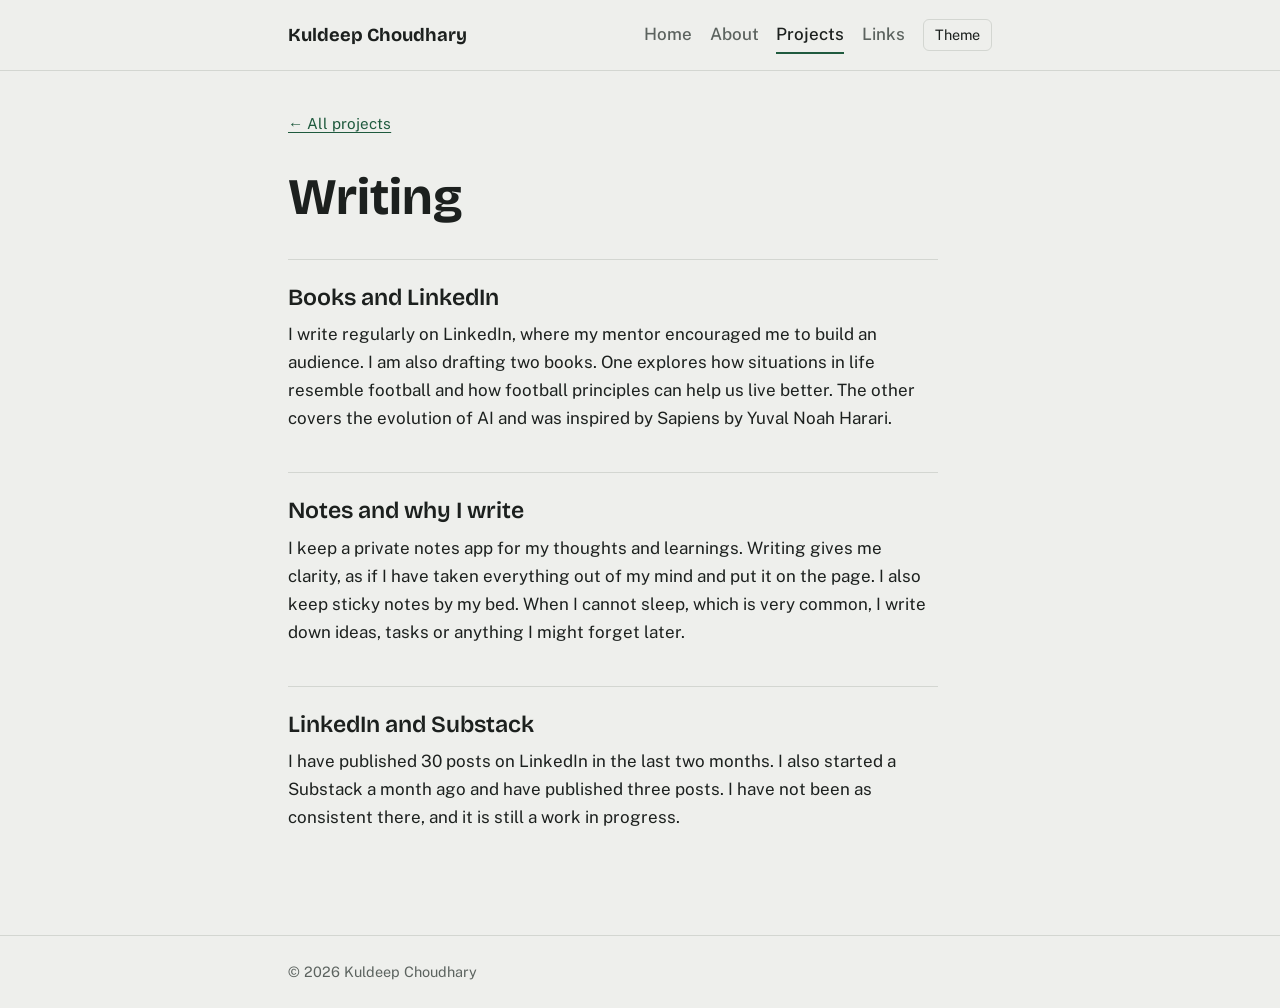
<file: projects/writing.html>
<!doctype html>
<html lang="en">
<head>
<meta charset="utf-8">
<meta name="viewport" content="width=device-width, initial-scale=1">
<title>Writing | Kuldeep Choudhary</title>
<meta name="description" content="Portfolio of Kuldeep Choudhary.">
<link rel="preconnect" href="https://fonts.googleapis.com"><link rel="preconnect" href="https://fonts.gstatic.com" crossorigin><link rel="stylesheet" href="https://fonts.googleapis.com/css2?family=Bricolage+Grotesque:opsz,wght@12..96,600;12..96,700&family=Public+Sans:wght@400;500;600&display=swap">
<link rel="stylesheet" href="../style.css">
<script>try{var t=localStorage.getItem("theme");if(t)document.documentElement.setAttribute("data-theme",t)}catch(e){}</script>
</head>
<body>
<header class="site-header">
  <div class="wrap bar">
    <a class="brand" href="../index.html">Kuldeep Choudhary</a>
    <nav class="nav" aria-label="Main">
      <a href="../index.html">Home</a>
      <a href="../about.html">About</a>
      <a href="../projects.html" aria-current="page">Projects</a>
      <a href="../links.html">Links</a>
      <button class="theme-btn" id="theme-btn" type="button" aria-label="Switch light or dark theme">Theme</button>
    </nav>
  </div>
</header>
<main class="wrap">

<p class="back"><a href="../projects.html">&larr; All projects</a></p>
<section class="hero">
  <h1>Writing</h1>
</section>
<section class="block prose">
  <h2>Books and LinkedIn</h2>
<p>I write regularly on LinkedIn, where my mentor encouraged me to build an audience. I am also drafting two books. One explores how situations in life resemble football and how football principles can help us live better. The other covers the evolution of AI and was inspired by Sapiens by Yuval Noah Harari.</p>
</section>
<section class="block prose">
  <h2>Notes and why I write</h2>
<p>I keep a private notes app for my thoughts and learnings. Writing gives me clarity, as if I have taken everything out of my mind and put it on the page. I also keep sticky notes by my bed. When I cannot sleep, which is very common, I write down ideas, tasks or anything I might forget later.</p>
</section>
<section class="block prose">
  <h2>LinkedIn and Substack</h2>
<p>I have published 30 posts on LinkedIn in the last two months. I also started a Substack a month ago and have published three posts. I have not been as consistent there, and it is still a work in progress.</p>
</section>

</main>
<footer class="site-footer">
  <div class="wrap"><p>&copy; 2026 Kuldeep Choudhary</p></div>
</footer>
<script src="../script.js"></script>
</body>
</html>
</file>
<file: style.css>
/* Layout: one calm text column, generous space, plain cards.
   Palette: stone neutrals with a pitch-green accent. */
:root {
  --bg: #eeefec;
  --surface: #f7f8f5;
  --fg: #1c201e;
  --muted: #5c635f;
  --line: #d3d6d1;
  --accent: #1f5a3e;
  --accent-fg: #ffffff;
  --ph-bg: #fff6d6;
  --ph-line: #c9a227;
  --ph-fg: #5a4600;
  --font-display: "Bricolage Grotesque", "Helvetica Neue", Arial, sans-serif;
  --font-body: "Public Sans", "Segoe UI", Arial, sans-serif;
}
@media (prefers-color-scheme: dark) {
  :root:not([data-theme="light"]) {
    --bg: #131615; --surface: #1b1f1d; --fg: #e9ebe7; --muted: #a0a7a2;
    --line: #2f3532; --accent: #6fcf9f; --accent-fg: #0f1a14;
    --ph-bg: #2a2410; --ph-line: #8a7220; --ph-fg: #e6cf7a;
    color-scheme: dark;
  }
}
:root[data-theme="dark"] {
  --bg: #131615; --surface: #1b1f1d; --fg: #e9ebe7; --muted: #a0a7a2;
  --line: #2f3532; --accent: #6fcf9f; --accent-fg: #0f1a14;
  --ph-bg: #2a2410; --ph-line: #8a7220; --ph-fg: #e6cf7a;
  color-scheme: dark;
}

* { box-sizing: border-box; }
html { -webkit-text-size-adjust: 100%; }
body {
  margin: 0; background: var(--bg); color: var(--fg);
  font-family: var(--font-body); font-size: 1.0625rem; line-height: 1.65;
}
.wrap {
  width: 100%; max-width: 46rem; margin-inline: auto;
  padding-left: max(16px, env(safe-area-inset-left, 0px));
  padding-right: max(16px, env(safe-area-inset-right, 0px));
}
a { color: var(--accent); text-underline-offset: 3px; }
a:focus-visible, button:focus-visible { outline: 3px solid var(--accent); outline-offset: 3px; border-radius: 4px; }

.site-header { border-bottom: 1px solid var(--line); }
.bar { display: flex; flex-wrap: wrap; align-items: center; justify-content: space-between; gap: 0.5rem 1.5rem; padding-block: 1rem; }
.brand { font-family: var(--font-display); font-weight: 700; font-size: 1.15rem; color: var(--fg); text-decoration: none; }
.nav { display: flex; flex-wrap: wrap; align-items: center; gap: 0.25rem 1.1rem; }
.nav a { color: var(--muted); text-decoration: none; font-weight: 500; padding-block: 0.25rem; border-bottom: 2px solid transparent; }
.nav a:hover { color: var(--fg); }
.nav a[aria-current="page"] { color: var(--fg); border-bottom-color: var(--accent); }
.theme-btn { font: inherit; font-size: 0.9rem; color: var(--fg); background: transparent; border: 1px solid var(--line); border-radius: 6px; padding: 0.2rem 0.7rem; cursor: pointer; }
.theme-btn:hover { background: var(--surface); }

main { padding-block: 2.5rem 4rem; }
.hero { padding-block: 1rem 2rem; }
.eyebrow { margin: 0 0 0.5rem; font-size: 0.8rem; letter-spacing: 0.12em; text-transform: uppercase; color: var(--muted); font-weight: 600; }
h1, h2, h3 { font-family: var(--font-display); line-height: 1.15; text-wrap: balance; margin: 0; }
h1 { font-size: clamp(2.1rem, 6vw, 3.2rem); font-weight: 700; }
h2 { font-size: 1.45rem; font-weight: 600; margin-bottom: 0.6rem; }
h3 { font-size: 1.15rem; font-weight: 600; }
.block { padding-block: 1.5rem; border-top: 1px solid var(--line); }
.prose { max-width: 65ch; }
.muted { color: var(--muted); margin: 0.25rem 0 0; }
.prose p { margin: 0 0 1rem; }
.back { margin: 0 0 1rem; font-size: 0.95rem; }

.cards { display: grid; grid-template-columns: repeat(auto-fit, minmax(13rem, 1fr)); gap: 1rem; margin-top: 1rem; }
.cards.single { grid-template-columns: 1fr; }
.card { display: block; min-width: 0; padding: 1.1rem 1.2rem; background: var(--surface); border: 1px solid var(--line); border-radius: 10px; color: var(--fg); text-decoration: none; transition: border-color 0.15s; }
.card:hover { border-color: var(--accent); }
.card:hover h3 { color: var(--accent); }

.meta { display: grid; grid-template-columns: repeat(auto-fit, minmax(10rem, 1fr)); gap: 0.75rem 1.5rem; margin: 1.5rem 0 0; }
.meta dt { font-size: 0.78rem; letter-spacing: 0.1em; text-transform: uppercase; color: var(--muted); font-weight: 600; }
.meta dd { margin: 0.1rem 0 0; }

/* Placeholders: bright on purpose so nothing is forgotten */
.ph { background: var(--ph-bg); color: var(--ph-fg); border: 1px dashed var(--ph-line); border-radius: 8px; padding: 0.75rem 1rem; margin: 0.5rem 0 0; font-size: 0.98rem; }
.ph-tag { display: block; font-size: 0.72rem; letter-spacing: 0.1em; text-transform: uppercase; font-weight: 700; margin-bottom: 0.2rem; }
.ph-inline { background: var(--ph-bg); color: var(--ph-fg); border: 1px dashed var(--ph-line); border-radius: 6px; padding: 0.05rem 0.5rem; font-size: 0.95rem; }

.link-list { list-style: none; margin: 0; padding: 0; display: grid; gap: 0.75rem; }
.link-list li { display: flex; flex-wrap: wrap; align-items: baseline; gap: 0.25rem 1rem; padding-bottom: 0.75rem; border-bottom: 1px solid var(--line); }
.link-label { font-weight: 600; min-width: 14rem; }

.site-footer { border-top: 1px solid var(--line); padding-block: 1.5rem; color: var(--muted); font-size: 0.9rem; }
.site-footer p { margin: 0; }

@media (prefers-reduced-motion: reduce) { * { transition: none !important; } }
</file>
